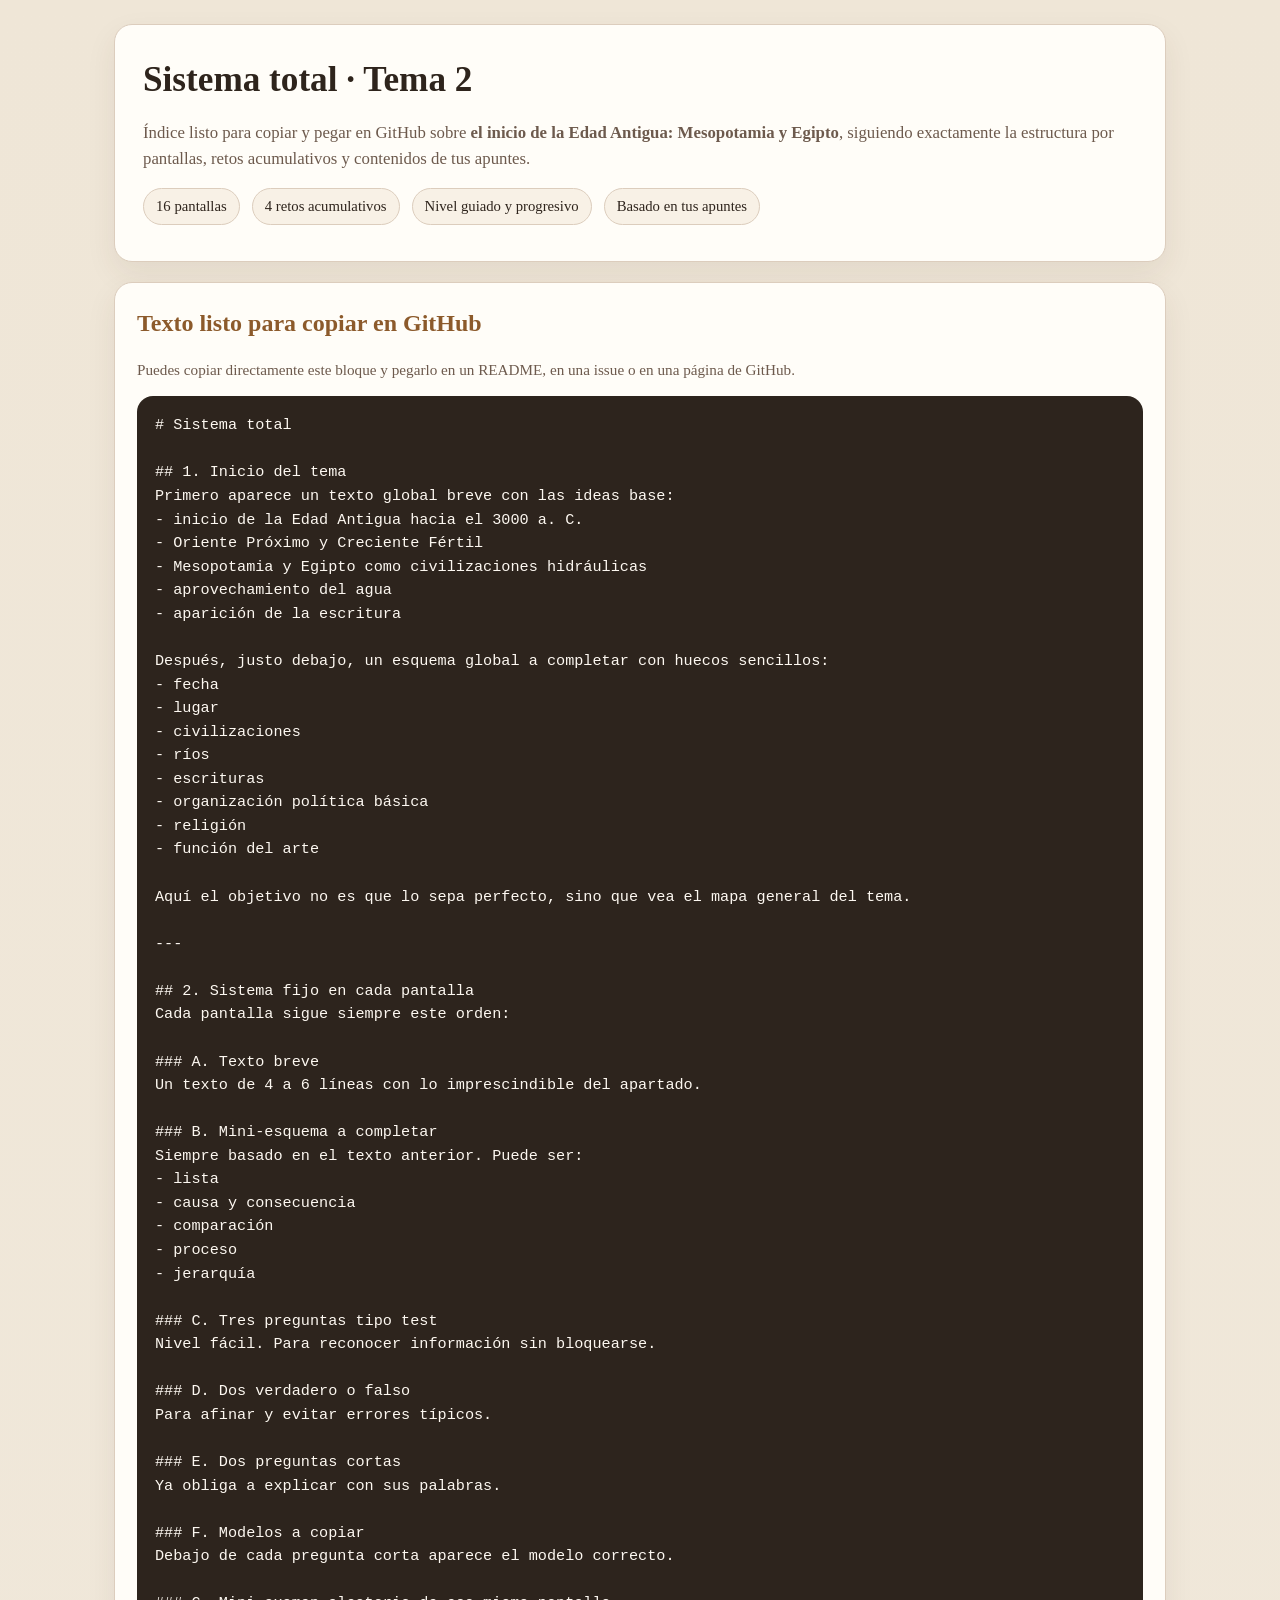
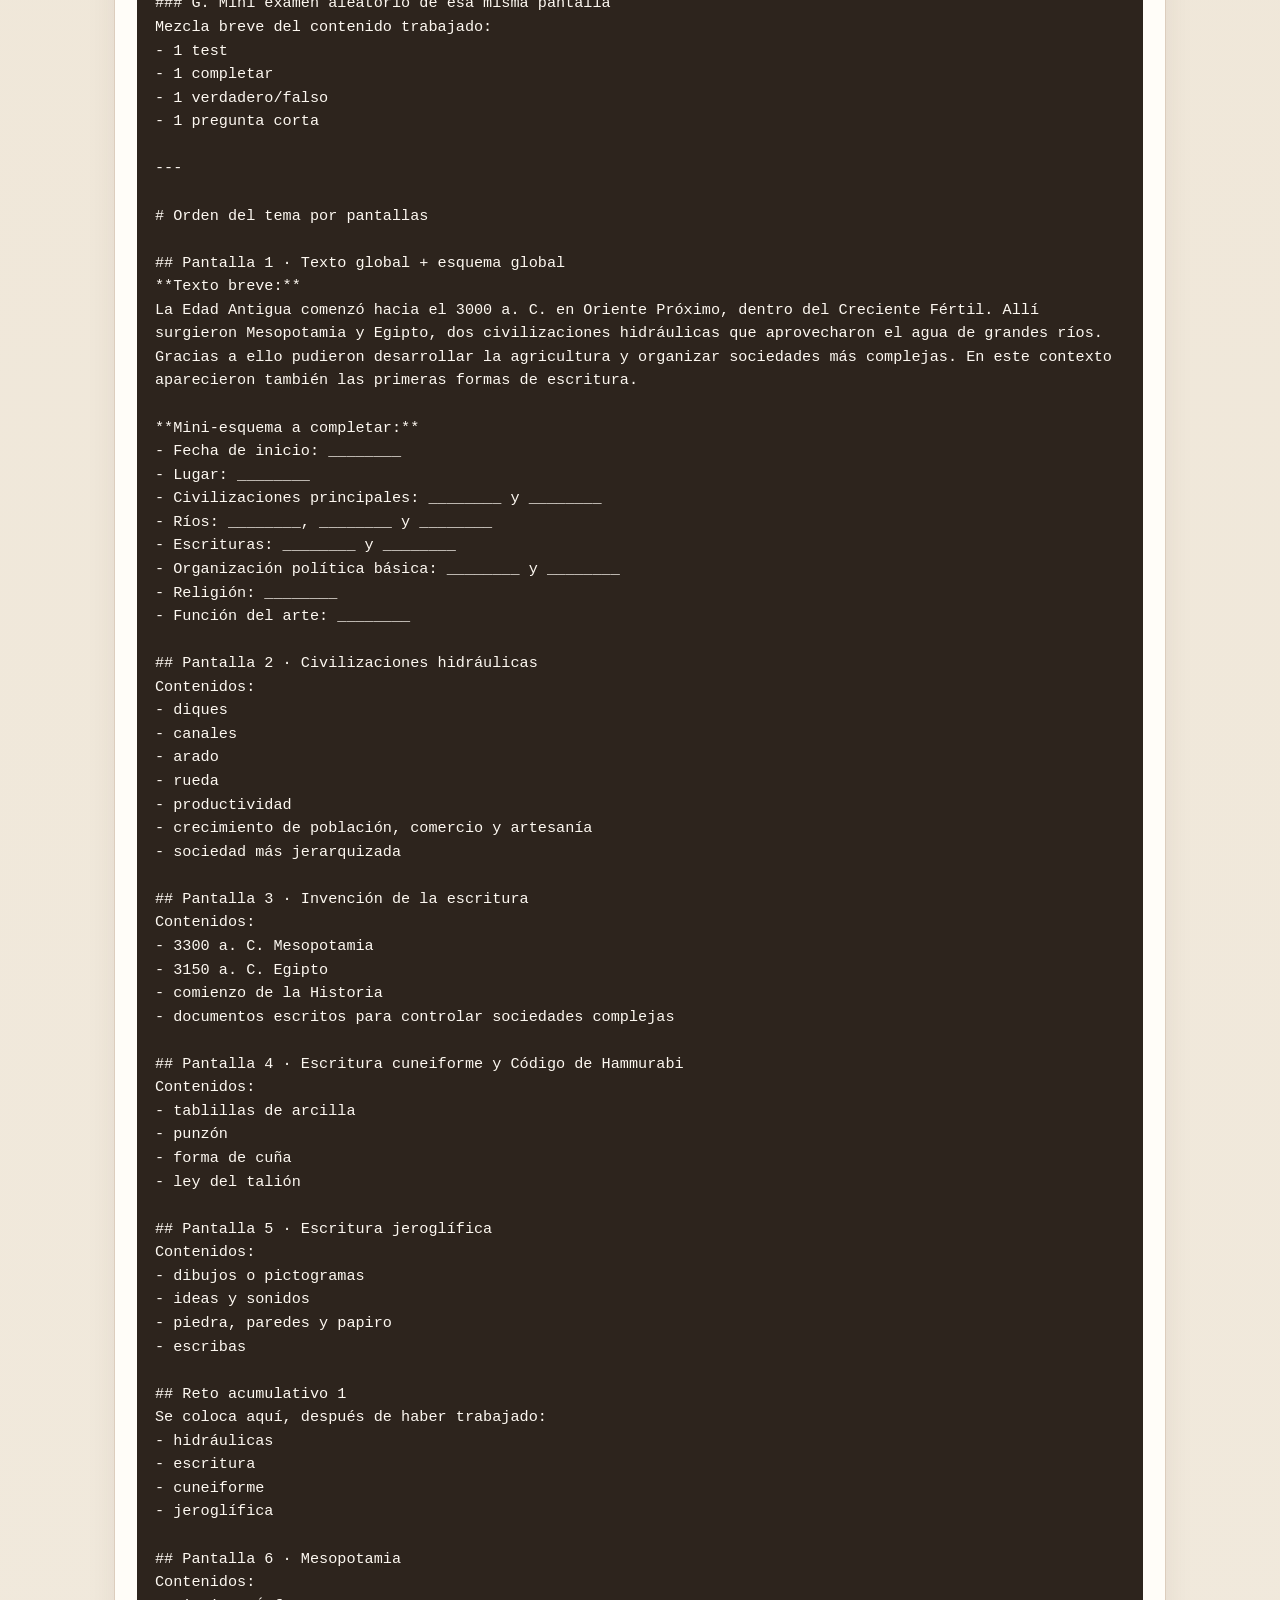
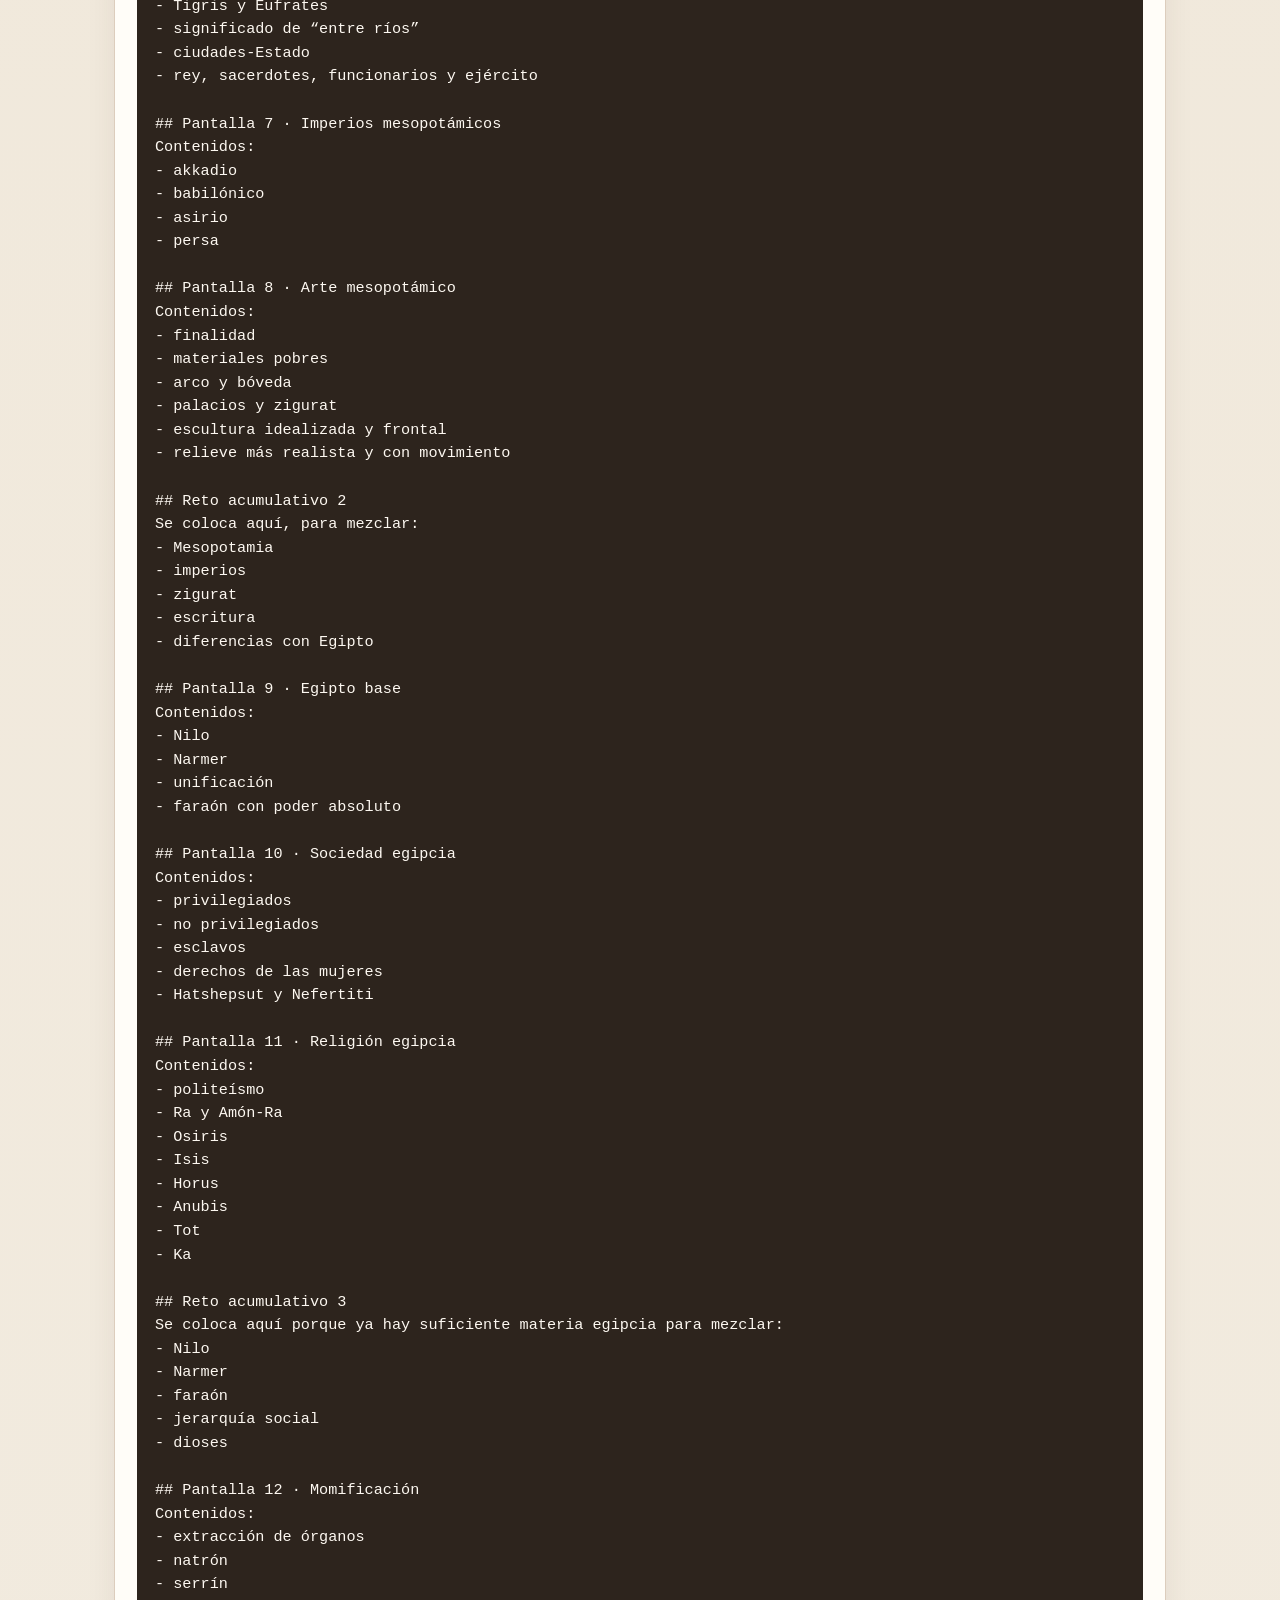
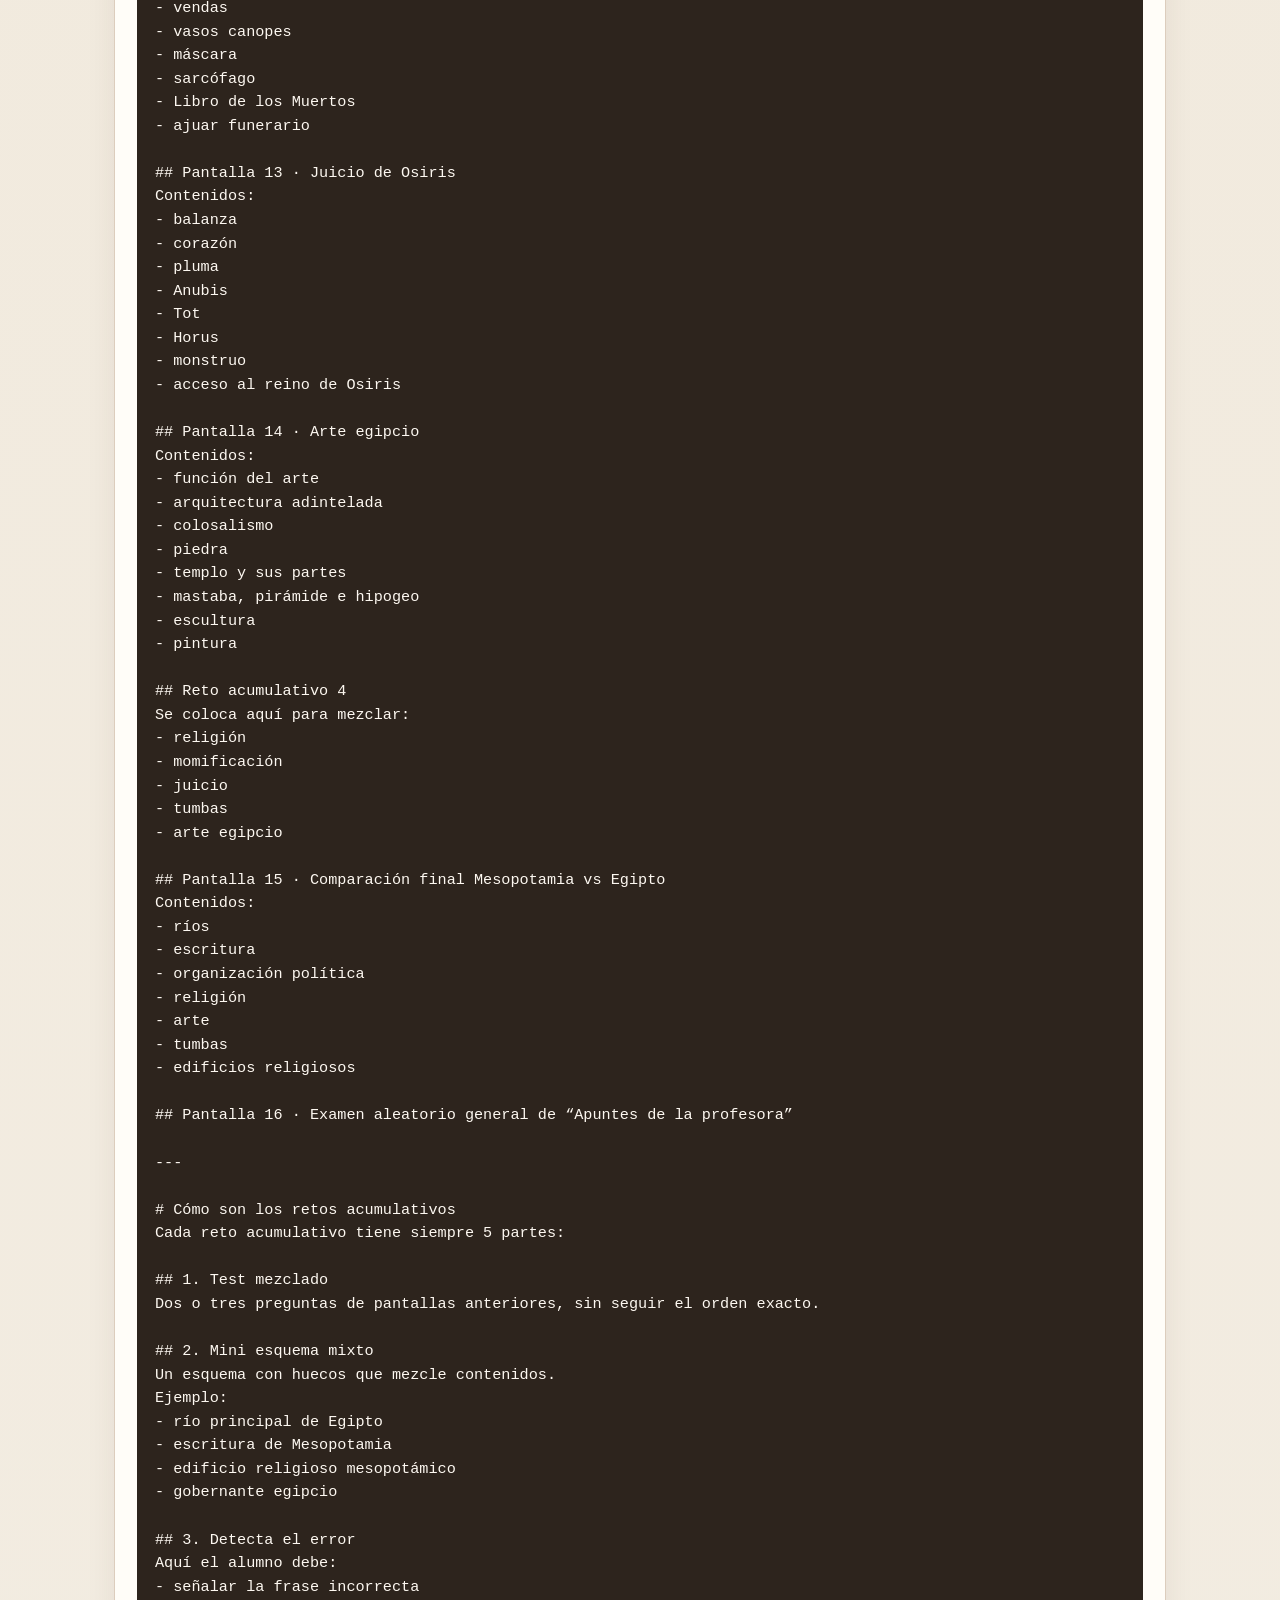
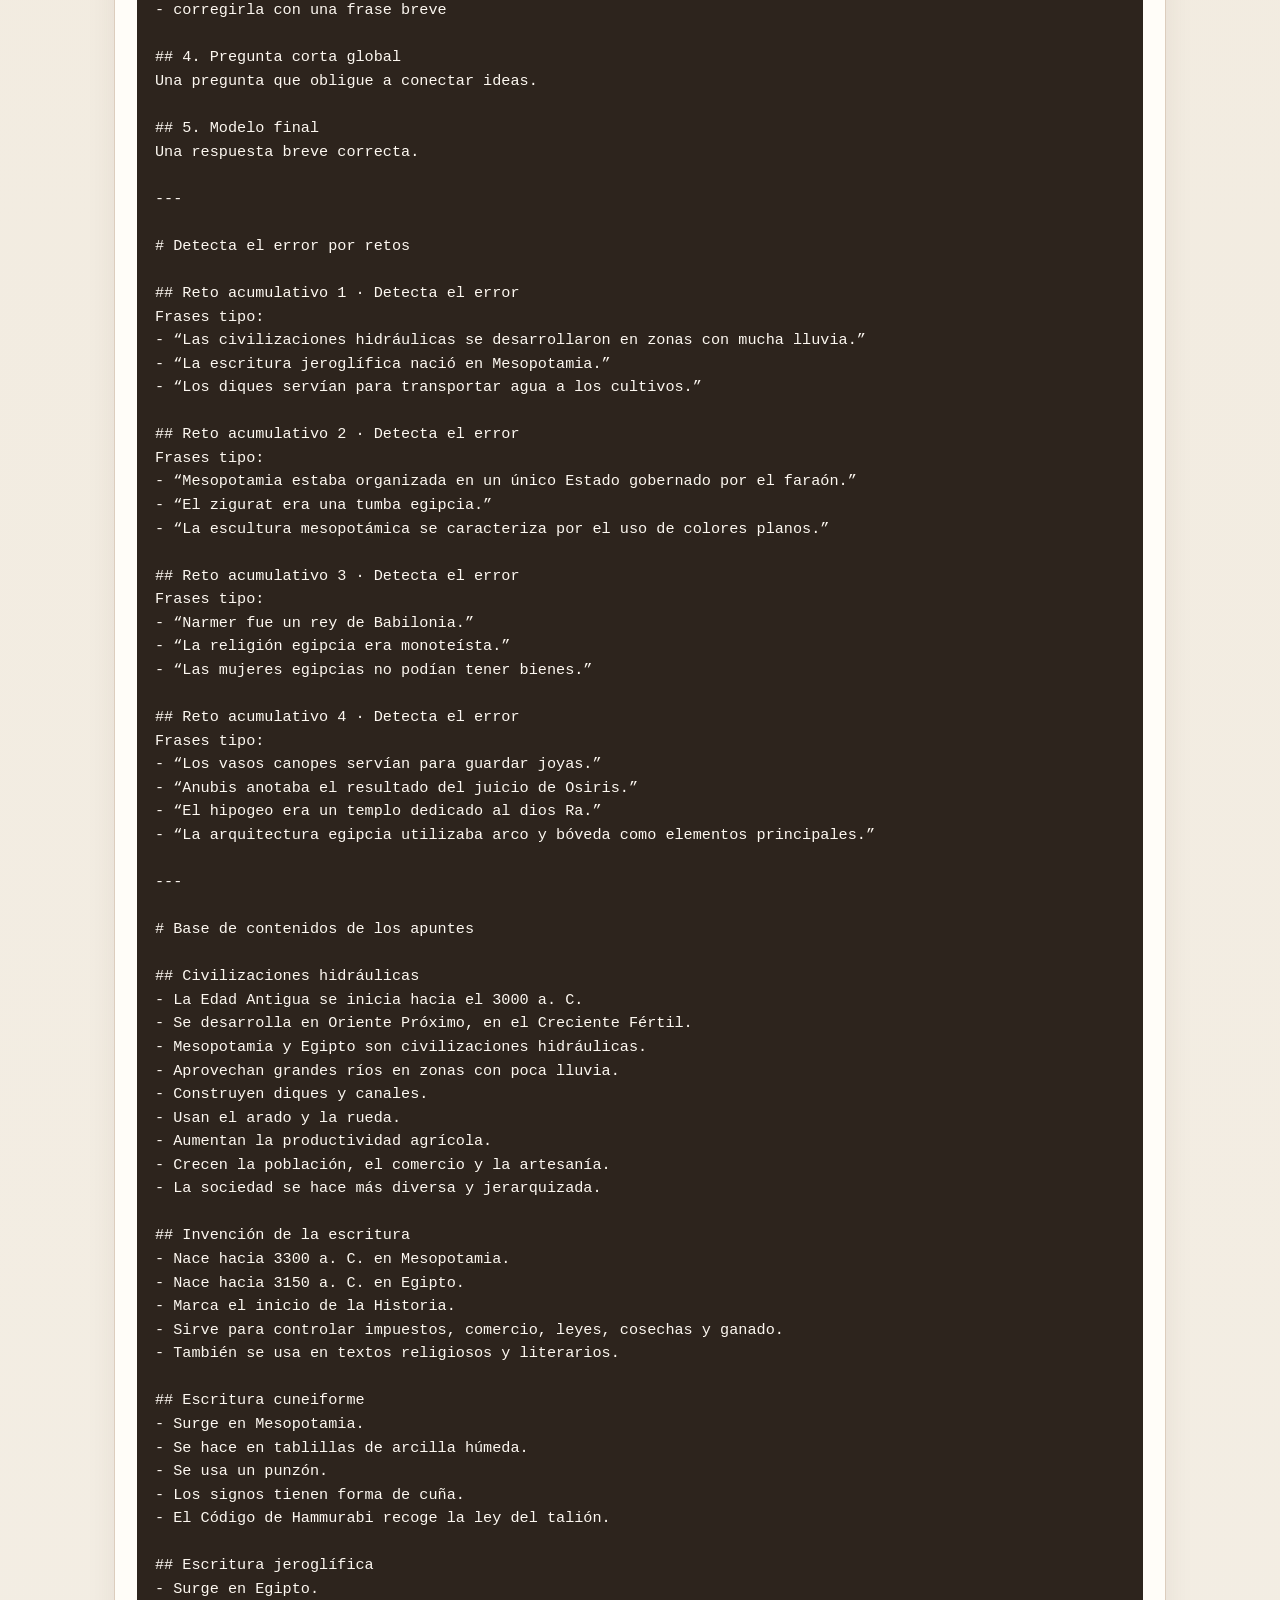
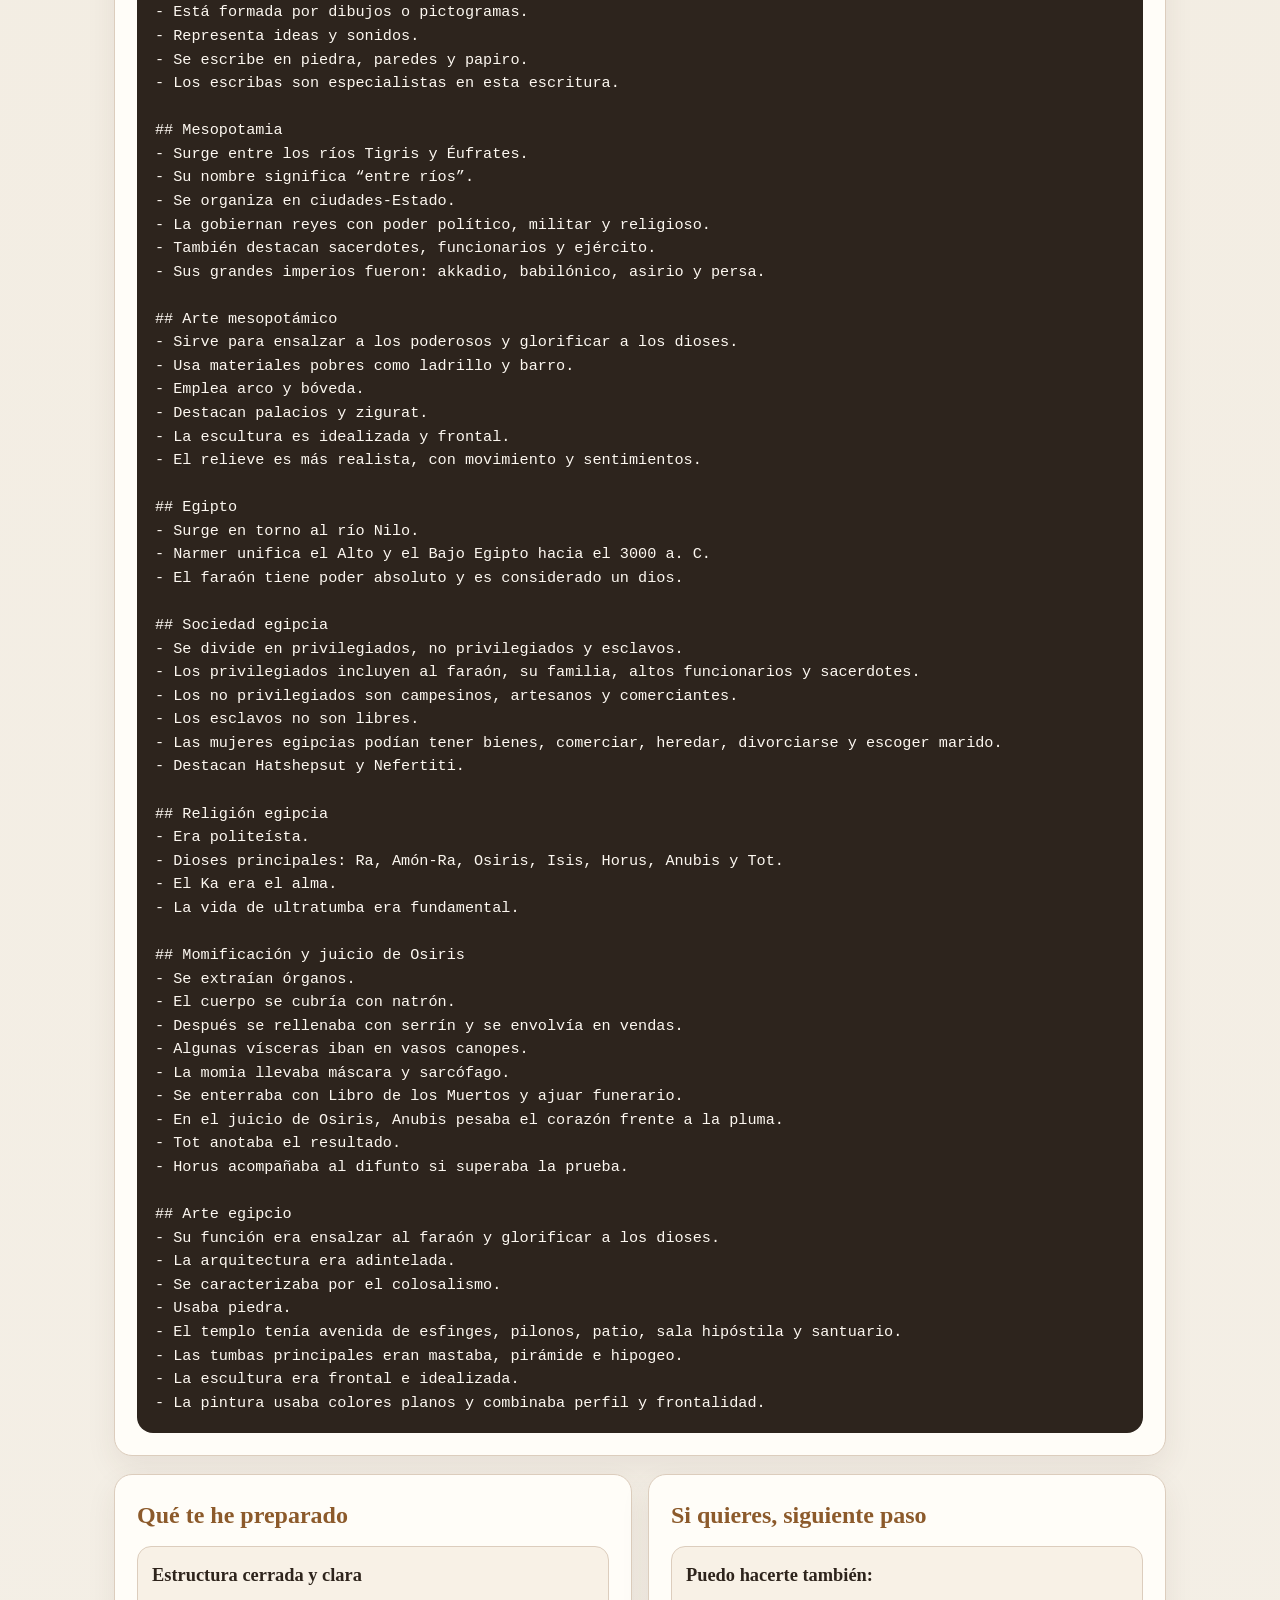
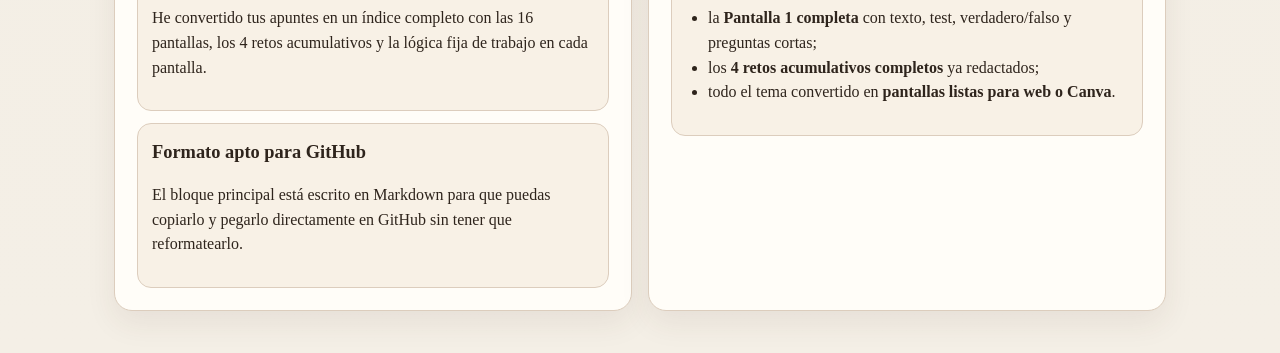
<file: index.html>
<!doctype html>
<html lang="es">
<head>
  <meta charset="utf-8" />
  <meta name="viewport" content="width=device-width, initial-scale=1" />
  <title>Sistema total · Tema 2</title>
  <style>
    :root{
      --bg:#f4efe6;
      --paper:#fffdf8;
      --ink:#2e241c;
      --muted:#6d5a4d;
      --line:#dccdbd;
      --accent:#8c5a2b;
      --soft:#f8f1e6;
    }
    *{box-sizing:border-box}
    body{
      margin:0;
      font-family: Georgia, "Times New Roman", serif;
      background:linear-gradient(180deg,#efe6d7 0%, var(--bg) 100%);
      color:var(--ink);
      line-height:1.55;
    }
    .wrap{max-width:1100px;margin:0 auto;padding:24px}
    .hero,.card{
      background:var(--paper);
      border:1px solid var(--line);
      border-radius:18px;
      box-shadow:0 12px 30px rgba(77,52,33,.08);
    }
    .hero{padding:28px;margin-bottom:20px}
    .card{padding:22px;margin-bottom:18px}
    h1,h2,h3{margin:0 0 12px}
    h1{font-size:2.2rem}
    h2{font-size:1.5rem;color:var(--accent)}
    h3{font-size:1.15rem}
    .lead{color:var(--muted);font-size:1.05rem;margin-top:10px}
    .tag{
      display:inline-block;padding:6px 12px;border-radius:999px;
      background:var(--soft);border:1px solid var(--line);font-size:.92rem;
      margin:0 8px 8px 0;
    }
    .grid{display:grid;grid-template-columns:repeat(auto-fit,minmax(300px,1fr));gap:16px}
    .block{background:var(--soft);border:1px solid var(--line);border-radius:14px;padding:14px;margin-top:12px}
    ul,ol{padding-left:22px}
    .copy{
      background:#2d241d;color:#fdf8f1;border-radius:16px;padding:18px;overflow:auto;
      white-space:pre-wrap;font-family:ui-monospace,SFMono-Regular,Menlo,monospace;font-size:.95rem;
    }
    .small{font-size:.95rem;color:var(--muted)}
  </style>
</head>
<body>
  <main class="wrap">
    <section class="hero">
      <h1>Sistema total · Tema 2</h1>
      <p class="lead">Índice listo para copiar y pegar en GitHub sobre <strong>el inicio de la Edad Antigua: Mesopotamia y Egipto</strong>, siguiendo exactamente la estructura por pantallas, retos acumulativos y contenidos de tus apuntes.</p>
      <div>
        <span class="tag">16 pantallas</span>
        <span class="tag">4 retos acumulativos</span>
        <span class="tag">Nivel guiado y progresivo</span>
        <span class="tag">Basado en tus apuntes</span>
      </div>
    </section>

    <section class="card">
      <h2>Texto listo para copiar en GitHub</h2>
      <p class="small">Puedes copiar directamente este bloque y pegarlo en un README, en una issue o en una página de GitHub.</p>
      <div class="copy"># Sistema total

## 1. Inicio del tema
Primero aparece un texto global breve con las ideas base:
- inicio de la Edad Antigua hacia el 3000 a. C.
- Oriente Próximo y Creciente Fértil
- Mesopotamia y Egipto como civilizaciones hidráulicas
- aprovechamiento del agua
- aparición de la escritura

Después, justo debajo, un esquema global a completar con huecos sencillos:
- fecha
- lugar
- civilizaciones
- ríos
- escrituras
- organización política básica
- religión
- función del arte

Aquí el objetivo no es que lo sepa perfecto, sino que vea el mapa general del tema.

---

## 2. Sistema fijo en cada pantalla
Cada pantalla sigue siempre este orden:

### A. Texto breve
Un texto de 4 a 6 líneas con lo imprescindible del apartado.

### B. Mini-esquema a completar
Siempre basado en el texto anterior. Puede ser:
- lista
- causa y consecuencia
- comparación
- proceso
- jerarquía

### C. Tres preguntas tipo test
Nivel fácil. Para reconocer información sin bloquearse.

### D. Dos verdadero o falso
Para afinar y evitar errores típicos.

### E. Dos preguntas cortas
Ya obliga a explicar con sus palabras.

### F. Modelos a copiar
Debajo de cada pregunta corta aparece el modelo correcto.

### G. Mini examen aleatorio de esa misma pantalla
Mezcla breve del contenido trabajado:
- 1 test
- 1 completar
- 1 verdadero/falso
- 1 pregunta corta

---

# Orden del tema por pantallas

## Pantalla 1 · Texto global + esquema global
**Texto breve:**
La Edad Antigua comenzó hacia el 3000 a. C. en Oriente Próximo, dentro del Creciente Fértil. Allí surgieron Mesopotamia y Egipto, dos civilizaciones hidráulicas que aprovecharon el agua de grandes ríos. Gracias a ello pudieron desarrollar la agricultura y organizar sociedades más complejas. En este contexto aparecieron también las primeras formas de escritura.

**Mini-esquema a completar:**
- Fecha de inicio: ________
- Lugar: ________
- Civilizaciones principales: ________ y ________
- Ríos: ________, ________ y ________
- Escrituras: ________ y ________
- Organización política básica: ________ y ________
- Religión: ________
- Función del arte: ________

## Pantalla 2 · Civilizaciones hidráulicas
Contenidos:
- diques
- canales
- arado
- rueda
- productividad
- crecimiento de población, comercio y artesanía
- sociedad más jerarquizada

## Pantalla 3 · Invención de la escritura
Contenidos:
- 3300 a. C. Mesopotamia
- 3150 a. C. Egipto
- comienzo de la Historia
- documentos escritos para controlar sociedades complejas

## Pantalla 4 · Escritura cuneiforme y Código de Hammurabi
Contenidos:
- tablillas de arcilla
- punzón
- forma de cuña
- ley del talión

## Pantalla 5 · Escritura jeroglífica
Contenidos:
- dibujos o pictogramas
- ideas y sonidos
- piedra, paredes y papiro
- escribas

## Reto acumulativo 1
Se coloca aquí, después de haber trabajado:
- hidráulicas
- escritura
- cuneiforme
- jeroglífica

## Pantalla 6 · Mesopotamia
Contenidos:
- Tigris y Éufrates
- significado de “entre ríos”
- ciudades-Estado
- rey, sacerdotes, funcionarios y ejército

## Pantalla 7 · Imperios mesopotámicos
Contenidos:
- akkadio
- babilónico
- asirio
- persa

## Pantalla 8 · Arte mesopotámico
Contenidos:
- finalidad
- materiales pobres
- arco y bóveda
- palacios y zigurat
- escultura idealizada y frontal
- relieve más realista y con movimiento

## Reto acumulativo 2
Se coloca aquí, para mezclar:
- Mesopotamia
- imperios
- zigurat
- escritura
- diferencias con Egipto

## Pantalla 9 · Egipto base
Contenidos:
- Nilo
- Narmer
- unificación
- faraón con poder absoluto

## Pantalla 10 · Sociedad egipcia
Contenidos:
- privilegiados
- no privilegiados
- esclavos
- derechos de las mujeres
- Hatshepsut y Nefertiti

## Pantalla 11 · Religión egipcia
Contenidos:
- politeísmo
- Ra y Amón-Ra
- Osiris
- Isis
- Horus
- Anubis
- Tot
- Ka

## Reto acumulativo 3
Se coloca aquí porque ya hay suficiente materia egipcia para mezclar:
- Nilo
- Narmer
- faraón
- jerarquía social
- dioses

## Pantalla 12 · Momificación
Contenidos:
- extracción de órganos
- natrón
- serrín
- vendas
- vasos canopes
- máscara
- sarcófago
- Libro de los Muertos
- ajuar funerario

## Pantalla 13 · Juicio de Osiris
Contenidos:
- balanza
- corazón
- pluma
- Anubis
- Tot
- Horus
- monstruo
- acceso al reino de Osiris

## Pantalla 14 · Arte egipcio
Contenidos:
- función del arte
- arquitectura adintelada
- colosalismo
- piedra
- templo y sus partes
- mastaba, pirámide e hipogeo
- escultura
- pintura

## Reto acumulativo 4
Se coloca aquí para mezclar:
- religión
- momificación
- juicio
- tumbas
- arte egipcio

## Pantalla 15 · Comparación final Mesopotamia vs Egipto
Contenidos:
- ríos
- escritura
- organización política
- religión
- arte
- tumbas
- edificios religiosos

## Pantalla 16 · Examen aleatorio general de “Apuntes de la profesora”

---

# Cómo son los retos acumulativos
Cada reto acumulativo tiene siempre 5 partes:

## 1. Test mezclado
Dos o tres preguntas de pantallas anteriores, sin seguir el orden exacto.

## 2. Mini esquema mixto
Un esquema con huecos que mezcle contenidos.
Ejemplo:
- río principal de Egipto
- escritura de Mesopotamia
- edificio religioso mesopotámico
- gobernante egipcio

## 3. Detecta el error
Aquí el alumno debe:
- señalar la frase incorrecta
- corregirla con una frase breve

## 4. Pregunta corta global
Una pregunta que obligue a conectar ideas.

## 5. Modelo final
Una respuesta breve correcta.

---

# Detecta el error por retos

## Reto acumulativo 1 · Detecta el error
Frases tipo:
- “Las civilizaciones hidráulicas se desarrollaron en zonas con mucha lluvia.”
- “La escritura jeroglífica nació en Mesopotamia.”
- “Los diques servían para transportar agua a los cultivos.”

## Reto acumulativo 2 · Detecta el error
Frases tipo:
- “Mesopotamia estaba organizada en un único Estado gobernado por el faraón.”
- “El zigurat era una tumba egipcia.”
- “La escultura mesopotámica se caracteriza por el uso de colores planos.”

## Reto acumulativo 3 · Detecta el error
Frases tipo:
- “Narmer fue un rey de Babilonia.”
- “La religión egipcia era monoteísta.”
- “Las mujeres egipcias no podían tener bienes.”

## Reto acumulativo 4 · Detecta el error
Frases tipo:
- “Los vasos canopes servían para guardar joyas.”
- “Anubis anotaba el resultado del juicio de Osiris.”
- “El hipogeo era un templo dedicado al dios Ra.”
- “La arquitectura egipcia utilizaba arco y bóveda como elementos principales.”

---

# Base de contenidos de los apuntes

## Civilizaciones hidráulicas
- La Edad Antigua se inicia hacia el 3000 a. C.
- Se desarrolla en Oriente Próximo, en el Creciente Fértil.
- Mesopotamia y Egipto son civilizaciones hidráulicas.
- Aprovechan grandes ríos en zonas con poca lluvia.
- Construyen diques y canales.
- Usan el arado y la rueda.
- Aumentan la productividad agrícola.
- Crecen la población, el comercio y la artesanía.
- La sociedad se hace más diversa y jerarquizada.

## Invención de la escritura
- Nace hacia 3300 a. C. en Mesopotamia.
- Nace hacia 3150 a. C. en Egipto.
- Marca el inicio de la Historia.
- Sirve para controlar impuestos, comercio, leyes, cosechas y ganado.
- También se usa en textos religiosos y literarios.

## Escritura cuneiforme
- Surge en Mesopotamia.
- Se hace en tablillas de arcilla húmeda.
- Se usa un punzón.
- Los signos tienen forma de cuña.
- El Código de Hammurabi recoge la ley del talión.

## Escritura jeroglífica
- Surge en Egipto.
- Está formada por dibujos o pictogramas.
- Representa ideas y sonidos.
- Se escribe en piedra, paredes y papiro.
- Los escribas son especialistas en esta escritura.

## Mesopotamia
- Surge entre los ríos Tigris y Éufrates.
- Su nombre significa “entre ríos”.
- Se organiza en ciudades-Estado.
- La gobiernan reyes con poder político, militar y religioso.
- También destacan sacerdotes, funcionarios y ejército.
- Sus grandes imperios fueron: akkadio, babilónico, asirio y persa.

## Arte mesopotámico
- Sirve para ensalzar a los poderosos y glorificar a los dioses.
- Usa materiales pobres como ladrillo y barro.
- Emplea arco y bóveda.
- Destacan palacios y zigurat.
- La escultura es idealizada y frontal.
- El relieve es más realista, con movimiento y sentimientos.

## Egipto
- Surge en torno al río Nilo.
- Narmer unifica el Alto y el Bajo Egipto hacia el 3000 a. C.
- El faraón tiene poder absoluto y es considerado un dios.

## Sociedad egipcia
- Se divide en privilegiados, no privilegiados y esclavos.
- Los privilegiados incluyen al faraón, su familia, altos funcionarios y sacerdotes.
- Los no privilegiados son campesinos, artesanos y comerciantes.
- Los esclavos no son libres.
- Las mujeres egipcias podían tener bienes, comerciar, heredar, divorciarse y escoger marido.
- Destacan Hatshepsut y Nefertiti.

## Religión egipcia
- Era politeísta.
- Dioses principales: Ra, Amón-Ra, Osiris, Isis, Horus, Anubis y Tot.
- El Ka era el alma.
- La vida de ultratumba era fundamental.

## Momificación y juicio de Osiris
- Se extraían órganos.
- El cuerpo se cubría con natrón.
- Después se rellenaba con serrín y se envolvía en vendas.
- Algunas vísceras iban en vasos canopes.
- La momia llevaba máscara y sarcófago.
- Se enterraba con Libro de los Muertos y ajuar funerario.
- En el juicio de Osiris, Anubis pesaba el corazón frente a la pluma.
- Tot anotaba el resultado.
- Horus acompañaba al difunto si superaba la prueba.

## Arte egipcio
- Su función era ensalzar al faraón y glorificar a los dioses.
- La arquitectura era adintelada.
- Se caracterizaba por el colosalismo.
- Usaba piedra.
- El templo tenía avenida de esfinges, pilonos, patio, sala hipóstila y santuario.
- Las tumbas principales eran mastaba, pirámide e hipogeo.
- La escultura era frontal e idealizada.
- La pintura usaba colores planos y combinaba perfil y frontalidad.</div>
    </section>

    <section class="grid">
      <article class="card">
        <h2>Qué te he preparado</h2>
        <div class="block">
          <h3>Estructura cerrada y clara</h3>
          <p>He convertido tus apuntes en un índice completo con las 16 pantallas, los 4 retos acumulativos y la lógica fija de trabajo en cada pantalla.</p>
        </div>
        <div class="block">
          <h3>Formato apto para GitHub</h3>
          <p>El bloque principal está escrito en Markdown para que puedas copiarlo y pegarlo directamente en GitHub sin tener que reformatearlo.</p>
        </div>
      </article>

      <article class="card">
        <h2>Si quieres, siguiente paso</h2>
        <div class="block">
          <h3>Puedo hacerte también:</h3>
          <ul>
            <li>la <strong>Pantalla 1 completa</strong> con texto, test, verdadero/falso y preguntas cortas;</li>
            <li>los <strong>4 retos acumulativos completos</strong> ya redactados;</li>
            <li>todo el tema convertido en <strong>pantallas listas para web o Canva</strong>.</li>
          </ul>
        </div>
      </article>
    </section>
  </main>
</body>
</html>
</file>
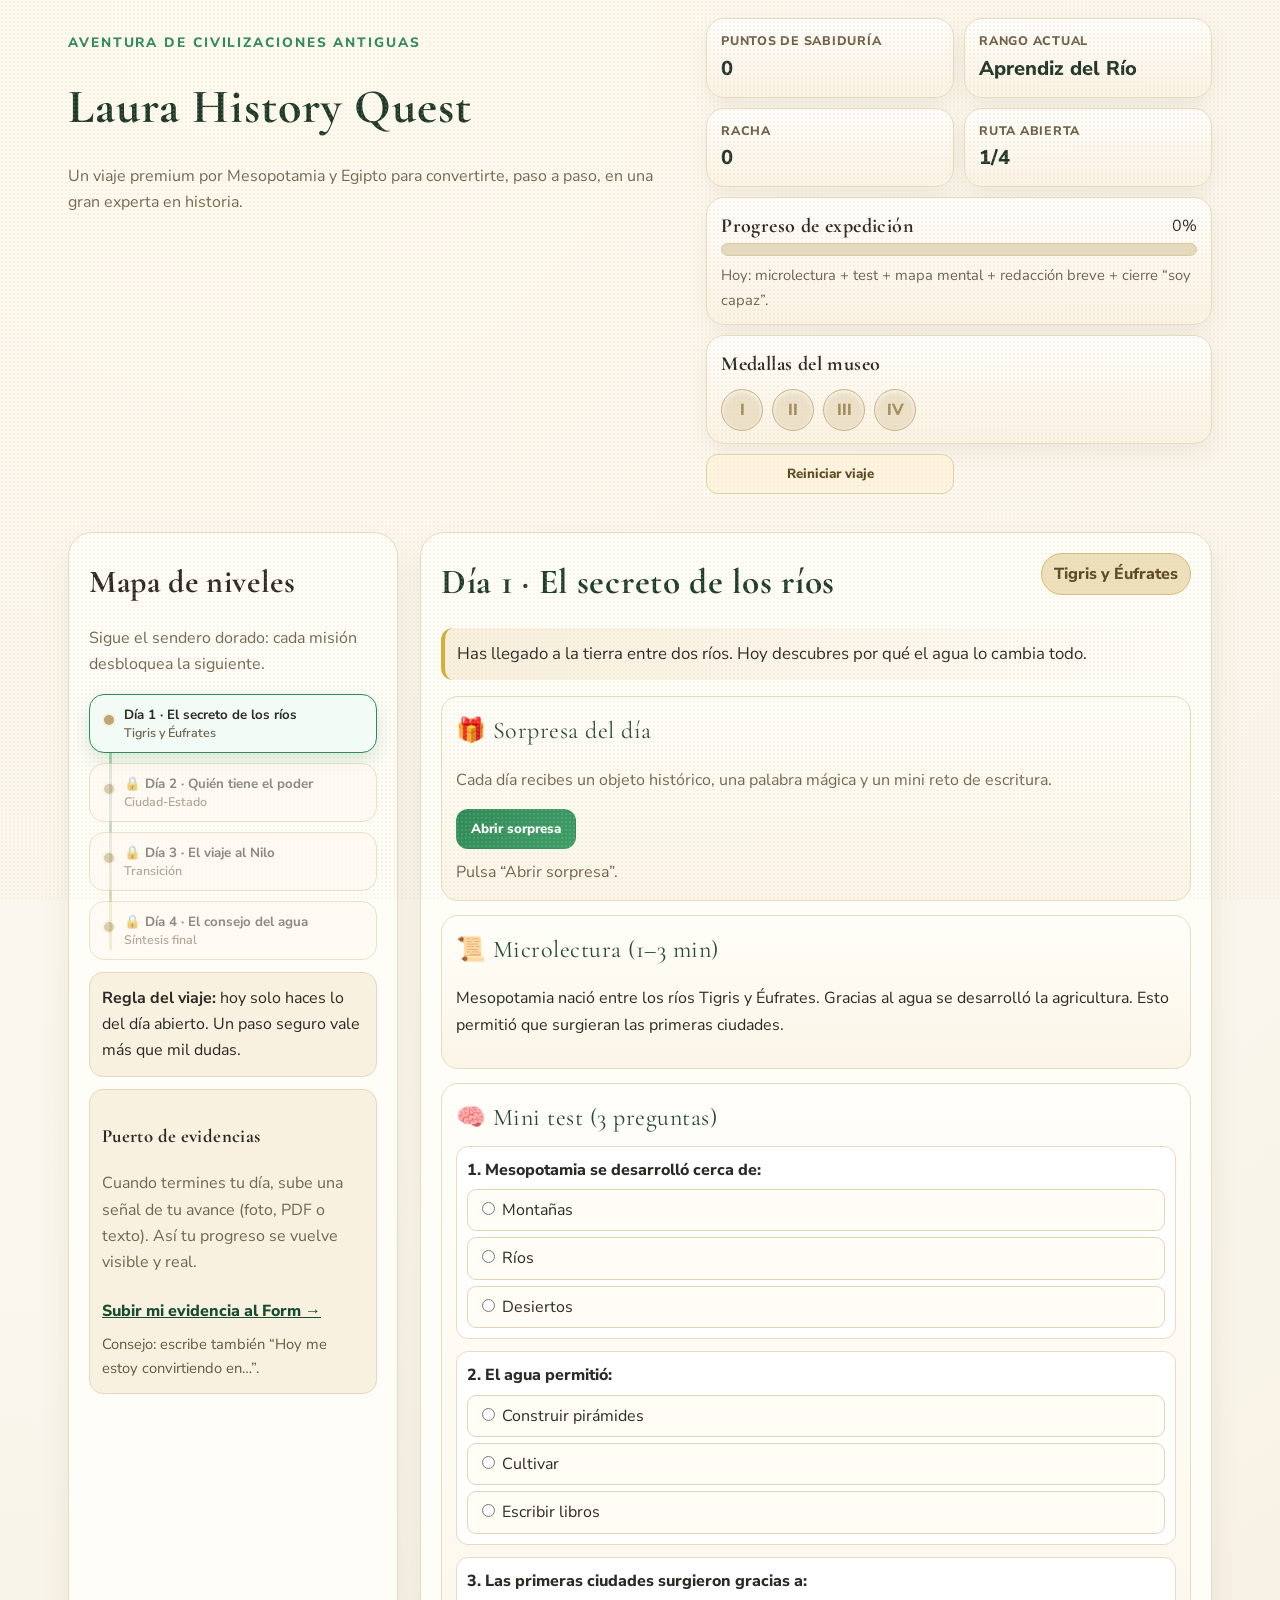
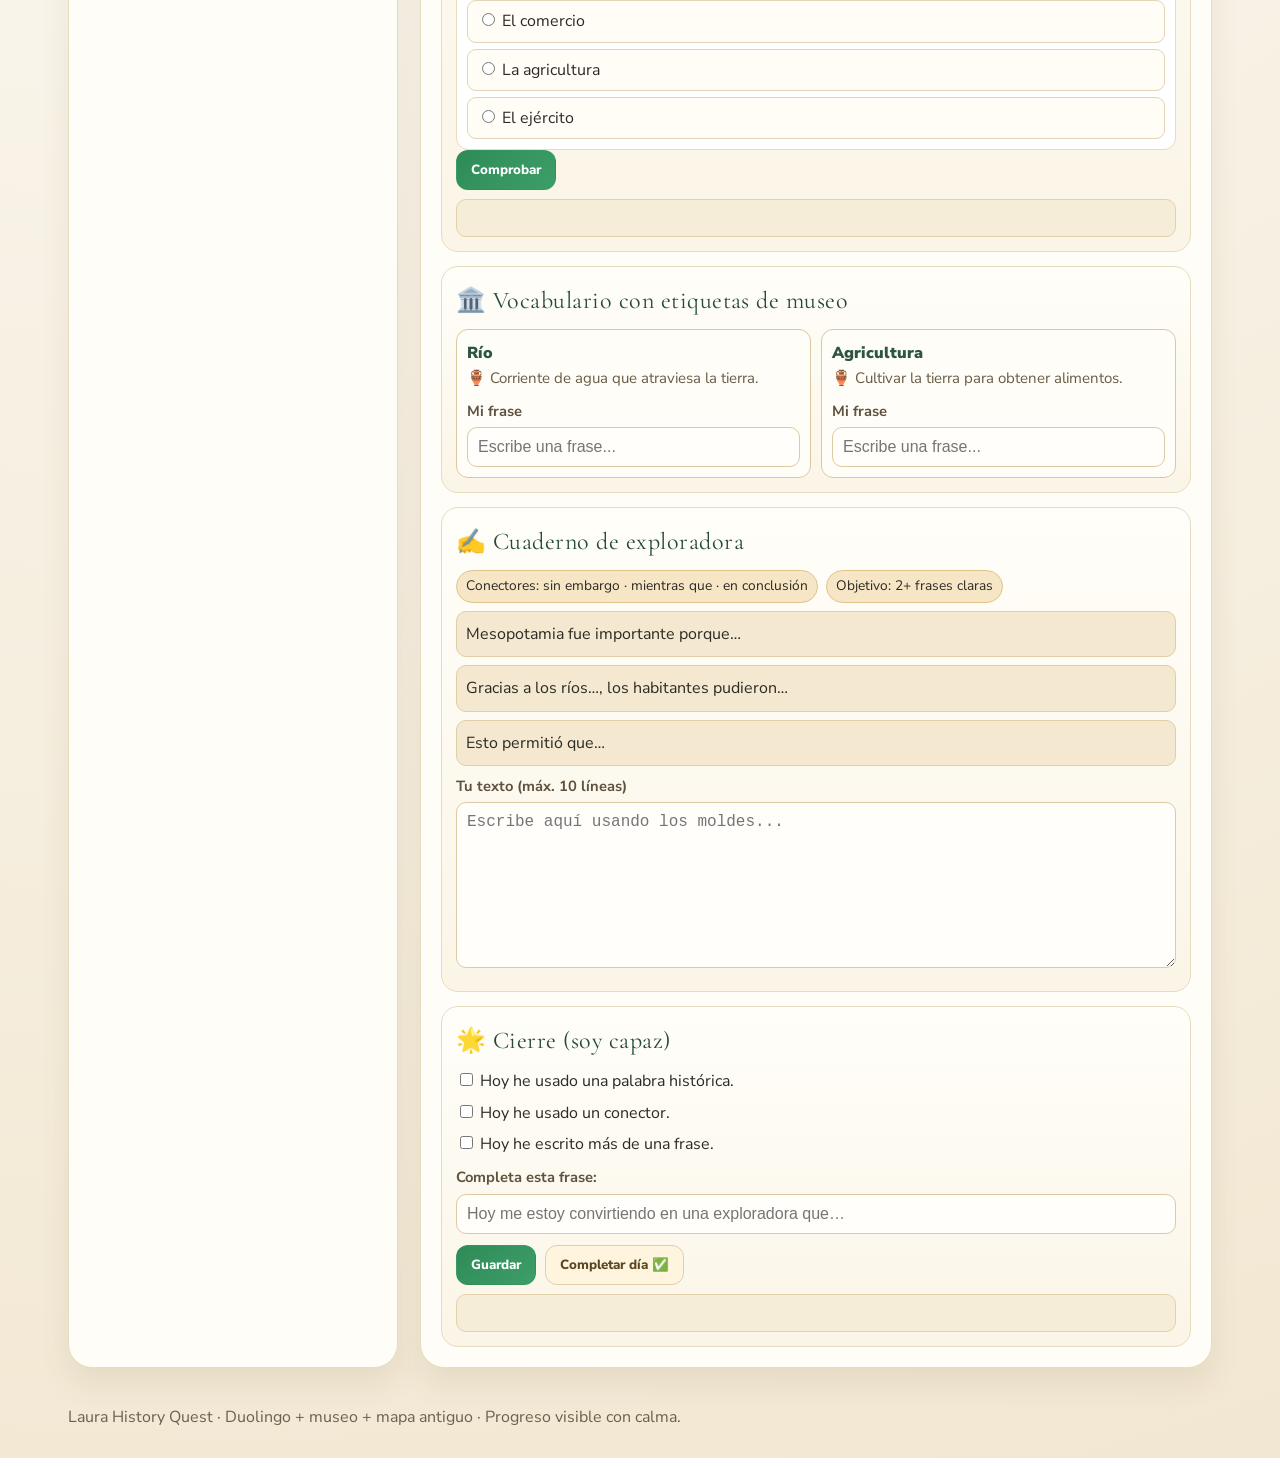
<file: laura/index.html>
<!doctype html>
<html lang="es">
<head>
  <meta charset="utf-8" />
  <meta name="viewport" content="width=device-width, initial-scale=1" />
  <title>Laura History Quest · Mesopotamia y Egipto</title>
  <link rel="stylesheet" href="styles.css" />
</head>
<body>
  <div class="parchment"></div>
  <header class="wrap heroHeader">
    <div class="heroIntro">
      <p class="eyebrow">Aventura de civilizaciones antiguas</p>
      <h1>Laura History Quest</h1>
      <p class="sub">Un viaje premium por Mesopotamia y Egipto para convertirte, paso a paso, en una gran experta en historia.</p>
    </div>

    <div class="dashboard">
      <div class="statCard">
        <span class="statLabel">Puntos de sabiduría</span>
        <span class="statValue" id="totalPoints">0</span>
      </div>
      <div class="statCard">
        <span class="statLabel">Rango actual</span>
        <span class="statValue" id="rankName">Aprendiz del Río</span>
      </div>
      <div class="statCard">
        <span class="statLabel">Racha</span>
        <span class="statValue" id="streak">0</span>
      </div>
      <div class="statCard">
        <span class="statLabel">Ruta abierta</span>
        <span class="statValue" id="unlockedCount">1/4</span>
      </div>

      <div class="progressBlock glass">
        <div class="progressTitleRow">
          <h3>Progreso de expedición</h3>
          <span id="progressPct">0%</span>
        </div>
        <div class="progressBar"><div class="progressFill" id="progressFill" style="width:0%"></div></div>
        <p class="miniNote" id="progressNote"></p>
      </div>

      <div class="medalPreview glass">
        <h3>Medallas del museo</h3>
        <div class="medalRow">
          <span class="medal" data-day="1">I</span>
          <span class="medal" data-day="2">II</span>
          <span class="medal" data-day="3">III</span>
          <span class="medal" data-day="4">IV</span>
        </div>
      </div>

      <button class="ghost" id="resetBtn" title="Reiniciar progreso">Reiniciar viaje</button>
    </div>
  </header>

  <main class="wrap grid">
    <aside class="card levelMap">
      <h2>Mapa de niveles</h2>
      <p class="sub">Sigue el sendero dorado: cada misión desbloquea la siguiente.</p>
      <ol class="missions" id="missionList"></ol>

      <div class="hint">
        <strong>Regla del viaje:</strong> hoy solo haces lo del día abierto. Un paso seguro vale más que mil dudas.
      </div>

      <div class="evidence cardInner">
        <h3>Puerto de evidencias</h3>
        <p class="sub">Cuando termines tu día, sube una señal de tu avance (foto, PDF o texto). Así tu progreso se vuelve visible y real.</p>
        <a class="primaryLink" id="formLink" href="#" target="_blank" rel="noreferrer">Subir mi evidencia al Form →</a>
        <div class="microTip">Consejo: escribe también “Hoy me estoy convirtiendo en…”.</div>
      </div>
    </aside>

    <section class="card missionCard" id="missionPanel" aria-live="polite">
      <div class="panelTop">
        <h2 id="missionTitle">Día 1</h2>
        <div class="badge" id="missionBadge">—</div>
      </div>

      <p class="narrative" id="missionNarrative"></p>

      <div class="block">
        <div class="blockTitle">🎁 Sorpresa del día</div>
        <p class="sub">Cada día recibes un objeto histórico, una palabra mágica y un mini reto de escritura.</p>
        <button class="primary" id="surpriseBtn">Abrir sorpresa</button>
        <div class="surpriseBox" id="surpriseBox" style="margin-top:10px;"></div>
      </div>

      <div class="block">
        <div class="blockTitle">📜 Microlectura (1–3 min)</div>
        <p class="microtext" id="microtext"></p>
      </div>

      <div class="block">
        <div class="blockTitle">🧠 Mini test (3 preguntas)</div>
        <form id="quizForm" class="quiz"></form>
        <button class="primary" id="checkQuizBtn">Comprobar</button>
        <div class="feedback" id="quizFeedback"></div>
      </div>

      <div class="block">
        <div class="blockTitle">🏛️ Vocabulario con etiquetas de museo</div>
        <div class="vocabGrid" id="vocabGrid"></div>
      </div>

      <div class="block">
        <div class="blockTitle">✍️ Cuaderno de exploradora</div>
        <div class="helperPanel">
          <span class="chip">Conectores: sin embargo · mientras que · en conclusión</span>
          <span class="chip">Objetivo: 2+ frases claras</span>
        </div>
        <div class="molds" id="molds"></div>
        <label class="label" for="writing">Tu texto (máx. 10 líneas)</label>
        <textarea id="writing" rows="8" placeholder="Escribe aquí usando los moldes..."></textarea>
      </div>

      <div class="block">
        <div class="blockTitle">🌟 Cierre (soy capaz)</div>
        <div class="checklist">
          <label><input type="checkbox" id="chkWord"> Hoy he usado una palabra histórica.</label>
          <label><input type="checkbox" id="chkConnector"> Hoy he usado un conector.</label>
          <label><input type="checkbox" id="chkMoreThanOne"> Hoy he escrito más de una frase.</label>
        </div>

        <label class="label" for="identityLine">Completa esta frase:</label>
        <input id="identityLine" type="text" placeholder="Hoy me estoy convirtiendo en una exploradora que…" />

        <div class="actions">
          <button class="primary" id="saveBtn">Guardar</button>
          <button class="ghost" id="markDoneBtn">Completar día ✅</button>
        </div>

        <div class="saved" id="savedMsg"></div>
      </div>

      <div class="block" id="finalRitual" style="display:none;">
        <div class="blockTitle">👑 Ritual final (Día 4)</div>
        <p class="sub">Has llegado al Nilo. Este cierre no es examen: es coronación de tu progreso.</p>
        <div class="mold">1) Lee tu texto en voz alta.<br/>2) Repite 2 palabras históricas en una frase.<br/>3) Escribe tu declaración final.</div>
        <label class="label" for="finalDeclaration">Declaración final:</label>
        <input id="finalDeclaration" type="text" placeholder="Soy capaz de… porque…" />
        <button class="primary" id="sealBtn">Sellar mi Ruta del Agua 🦋</button>
        <div class="saved" id="sealMsg"></div>
      </div>
    </section>
  </main>

  <div id="toast" class="toast" aria-live="polite"></div>

  <footer class="wrap footer">
    <span>Laura History Quest · Duolingo + museo + mapa antiguo · Progreso visible con calma.</span>
  </footer>

  <script src="script.js"></script>
</body>
</html>
</file>
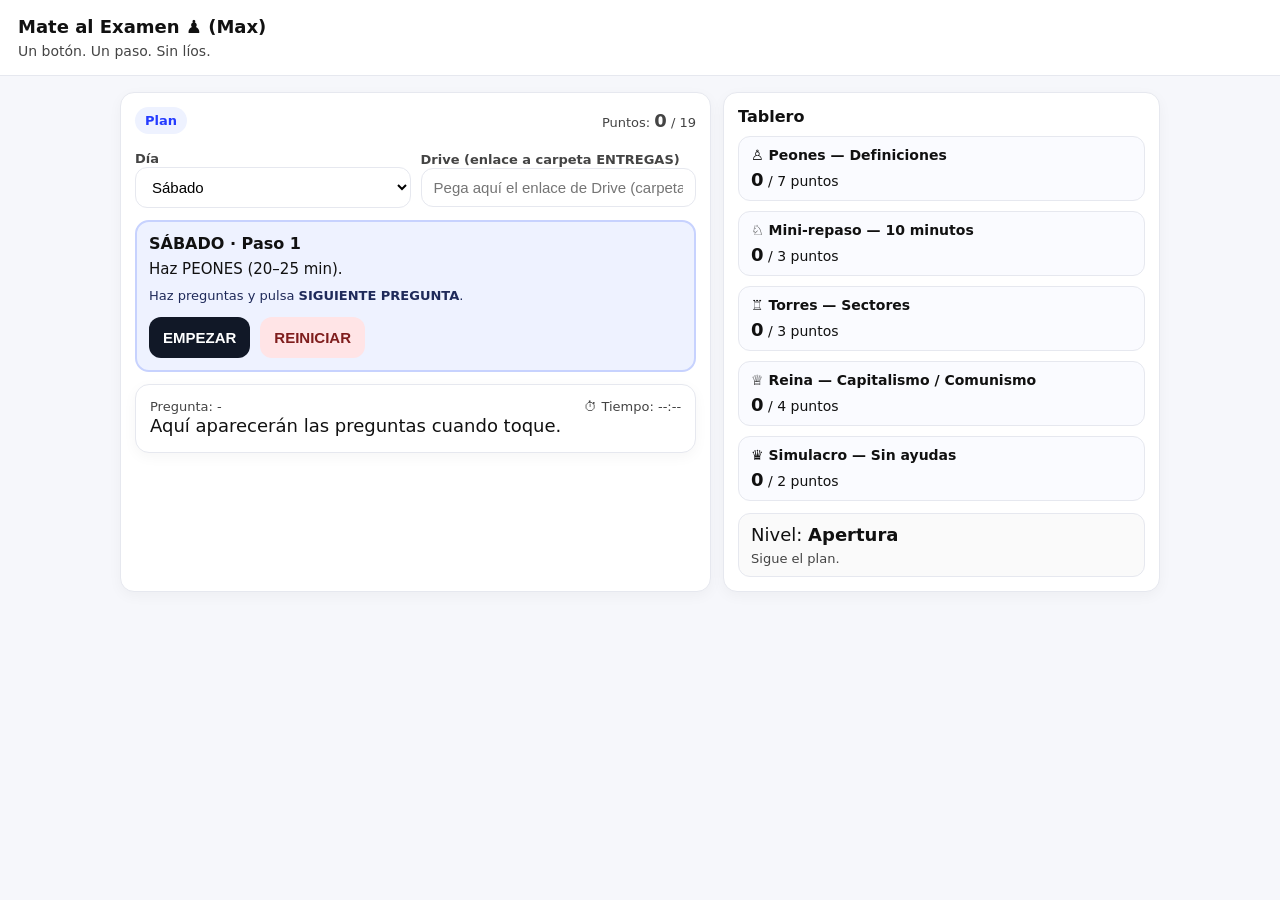
<file: MAXindex.html>
<!doctype html>
<html lang="es">
<head>
  <meta charset="utf-8" />
  <meta name="viewport" content="width=device-width,initial-scale=1" />
  <title>Mate al Examen ♟️ (Max)</title>
  <style>
    :root{font-size:18px}
    body{font-family:system-ui,-apple-system,Segoe UI,Roboto,Arial,sans-serif;margin:0;background:#f6f7fb;color:#111}
    header{background:#fff;padding:16px 18px;border-bottom:1px solid #e6e8ef;position:sticky;top:0;z-index:5}
    h1{font-size:18px;margin:0 0 6px 0}
    .sub{font-size:14px;color:#444;margin:0}
    main{max-width:1040px;margin:0 auto;padding:16px}
    .row{display:grid;grid-template-columns:1fr;gap:12px}
    .card{background:#fff;border:1px solid #e6e8ef;border-radius:14px;padding:14px;box-shadow:0 4px 14px rgba(0,0,0,.04)}
    .meta{font-size:13px;color:#444}
    .pill{display:inline-block;padding:6px 10px;border-radius:999px;background:#eef2ff;color:#243bff;font-weight:900;font-size:13px}
    .big{font-size:18px;font-weight:900}
    .controls{display:flex;gap:10px;flex-wrap:wrap;align-items:center}
    button{border:0;border-radius:12px;padding:12px 14px;cursor:pointer;font-weight:900;font-size:15px}
    button:disabled{opacity:.45;cursor:not-allowed}
    .btnPrimary{background:#111827;color:#fff}
    .btnGhost{background:#eef2ff;color:#1f2a5a}
    .btnDanger{background:#ffe4e6;color:#7f1d1d}
    select,input[type="url"],textarea{
      width:100%;padding:10px 12px;border-radius:12px;border:1px solid #e6e8ef;font-size:15px;
      background:#fff;box-sizing:border-box
    }
    textarea{min-height:84px;resize:vertical}

    .board{display:grid;grid-template-columns:1fr;gap:10px}
    .piece{border:1px solid #e6e8ef;border-radius:12px;padding:10px 12px;background:#fafbff}
    .piece h3{margin:0;font-size:14px}
    .piece p{margin:6px 0 0 0;font-size:14px}

    .qTop{display:flex;justify-content:space-between;align-items:center;gap:8px;flex-wrap:wrap}
    .qTitle{font-size:16px;font-weight:900;margin:10px 0 8px 0}
    .qText{margin:0 0 10px 0;line-height:1.35}
    .choices{display:grid;gap:10px}
    .choice{
      border:2px solid #e6e8ef;border-radius:12px;padding:10px 12px;background:#fff;
      display:flex;gap:10px;align-items:flex-start;cursor:pointer
    }
    .choice input{margin-top:4px;transform:scale(1.2)}
    .choice strong{font-size:14px}
    .choice span{font-size:15px}
    .choice.correct{border-color:#16a34a;background:#ecfdf5}
    .choice.wrong{border-color:#dc2626;background:#fef2f2}

    .feedback{margin-top:10px;padding:10px 12px;border-radius:12px;border:1px solid #e6e8ef;background:#fafafa}
    .feedback .ok{color:#166534;font-weight:900}
    .feedback .no{color:#7f1d1d;font-weight:900}
    .hidden{display:none}

    .stepBox{border:2px solid #c7d2fe;background:#eef2ff;border-radius:14px;padding:12px}
    .stepTitle{font-weight:900;font-size:16px;margin:0 0 6px 0}
    .stepLine{margin:0;font-size:15px;line-height:1.35}
    .stepHint{margin:8px 0 0 0;font-size:13px;color:#1f2a5a;line-height:1.35}

    .writeBox{border:2px solid #e6e8ef;border-radius:12px;padding:12px;background:#fff}
    .badge{display:inline-block;padding:2px 8px;border-radius:999px;border:1px solid #e6e8ef;font-size:12px;margin-right:6px;margin-top:6px}
    .badge.ok{border-color:#16a34a;background:#ecfdf5}
    .badge.no{border-color:#dc2626;background:#fef2f2}

    .bannerDone{border:2px solid #16a34a;background:#ecfdf5;border-radius:14px;padding:12px;margin-top:12px}
    .bannerDone .t{font-weight:1000;font-size:18px;margin:0 0 6px 0}
    .bannerDone .p{margin:0;font-size:15px}
    .bannerDone .next{margin-top:10px;font-size:15px;font-weight:900}

    @media (min-width:980px){.row{grid-template-columns:1.15fr .85fr}}
  </style>
</head>

<body>
<header>
  <h1>Mate al Examen ♟️ (Max)</h1>
  <p class="sub">Un botón. Un paso. Sin líos.</p>
</header>

<main>
  <div class="row">
    <!-- IZQ -->
    <section class="card">
      <div class="qTop">
        <span class="pill" id="modePill">Plan</span>
        <span class="meta">Puntos: <span class="big" id="points">0</span> / <span id="pointsMax">0</span></span>
      </div>

      <div class="controls" style="margin-top:12px;">
        <div style="flex:1;min-width:230px;">
          <label class="meta"><strong>Día</strong></label>
          <select id="daySelect">
            <option value="sat">Sábado</option>
            <option value="sun">Domingo</option>
            <option value="mon">Lunes</option>
            <option value="tue">Martes</option>
          </select>
        </div>
        <div style="flex:1;min-width:230px;">
          <label class="meta"><strong>Drive (enlace a carpeta ENTREGAS)</strong></label>
          <input id="driveLink" type="url" placeholder="Pega aquí el enlace de Drive (carpeta ENTREGAS)" />
        </div>
      </div>

      <div class="stepBox" style="margin-top:12px;">
        <p class="stepTitle" id="stepTitle">Pulsa EMPEZAR</p>
        <p class="stepLine" id="stepLine">Hoy haremos una parte del examen.</p>
        <p class="stepHint" id="stepHint">Regla: usa EMPEZAR y SIGUIENTE PREGUNTA.</p>

        <div class="controls" style="margin-top:12px;">
          <button class="btnPrimary" id="mainBtn">EMPEZAR</button>
          <button class="btnGhost hidden" id="openDriveBtn">ABRIR DRIVE</button>
          <button class="btnDanger" id="resetBtn">REINICIAR</button>
        </div>
      </div>

      <section class="card" style="margin-top:12px;">
        <div class="qTop">
          <div class="meta" id="qMeta">Pregunta: -</div>
          <div class="meta">⏱ Tiempo: <span id="timer">--:--</span></div>
        </div>

        <div id="quizArea" class="hidden">
          <div class="qTitle" id="qTitle"></div>
          <p class="qText" id="qText"></p>

          <div class="choices hidden" id="choices"></div>

          <div class="writeBox hidden" id="writeArea">
            <label class="meta"><strong>Escribe 1 línea</strong> (máx. 12–14 palabras)</label>
            <textarea id="writeInput" placeholder="Ejemplo: La agricultura es el trabajo de la tierra para obtener alimentos."></textarea>
            <div class="controls" style="margin-top:10px;">
              <button class="btnPrimary" id="checkWriteBtn">COMPROBAR</button>
              <button class="btnGhost" id="showModelBtn">VER MODELO</button>
            </div>
            <div class="meta" style="margin-top:8px;">Plantilla: <strong>“X es…” + “para…”</strong> + punto.</div>
          </div>

          <div class="feedback hidden" id="feedbackBox">
            <div id="feedbackMain"></div>
            <div class="meta" id="feedbackTip" style="margin-top:6px;"></div>
            <div class="meta" id="keywordBox" style="margin-top:8px;"></div>
          </div>

          <div class="controls" style="margin-top:12px;">
            <button class="btnGhost" id="nextBtn" disabled>SIGUIENTE PREGUNTA</button>
          </div>

          <div class="bannerDone hidden" id="doneBanner">
            <p class="t" id="doneTitle">✅ Hecho</p>
            <p class="p" id="doneText">Ahora toca el siguiente paso.</p>
            <p class="next">👉 PULSA <strong>CONTINUAR</strong> arriba.</p>
          </div>
        </div>

        <div id="idleArea">
          <p style="margin:0;line-height:1.35;">Aquí aparecerán las preguntas cuando toque.</p>
        </div>
      </section>
    </section>

    <!-- DER -->
    <section class="card">
      <h2 style="margin:0 0 10px 0;font-size:16px;">Tablero</h2>
      <div class="board" id="board"></div>
      <div class="feedback" style="margin-top:12px;">
        Nivel: <strong id="levelText">Apertura</strong>
        <div class="meta" id="levelHint" style="margin-top:6px;"></div>
      </div>
    </section>
  </div>
</main>

<script>
/* =======================
   PREGUNTAS (claras)
   ======================= */
const QUESTION_BANK = [
  { id:"peones", title:"♙ Peones — Definiciones", pointsPerQuestion:1, timeLimitSeconds: 7*60,
    questions:[
      { type:"mc", title:"Empresa", text:"¿Qué es una <strong>empresa</strong>?",
        explanation:"Empresa = grupo organizado que produce o vende bienes/servicios.",
        choices:[
          {label:"A", text:"Grupo organizado que produce o vende bienes/servicios.", correct:true},
          {label:"B", text:"Solo un supermercado.", correct:false},
          {label:"C", text:"Una ley del Estado.", correct:false},
        ]},
      { type:"mc", title:"Demanda", text:"La <strong>demanda</strong> es…",
        explanation:"Demanda = lo que la gente quiere y puede comprar.",
        choices:[
          {label:"A", text:"Lo que la gente quiere y puede comprar.", correct:true},
          {label:"B", text:"Lo que hay para vender.", correct:false},
          {label:"C", text:"El dinero que paga la empresa.", correct:false},
        ]},
      { type:"short", title:"Agricultura (1 línea)", text:"¿Qué es la <strong>agricultura</strong>?",
        model:"La agricultura es el trabajo de la tierra para obtener alimentos.",
        keywords:["tierra","trabajo","alimentos","cultivos"], minKeywords:2 },
      { type:"short", title:"Capital (1 línea)", text:"¿Qué es el <strong>capital</strong>?",
        model:"El capital es dinero y máquinas que se usan para producir.",
        keywords:["dinero","maquinas","producir"], minKeywords:2 },
      { type:"short", title:"Sindicatos (1 línea)", text:"¿Qué son los <strong>sindicatos</strong>?",
        model:"Los sindicatos son grupos de trabajadores que defienden derechos.",
        keywords:["trabajadores","defienden","derechos","salario","condiciones"], minKeywords:2 },
      { type:"short", title:"Globalización (1 línea)", text:"¿Qué es la <strong>globalización</strong>?",
        model:"La globalización es la conexión económica entre países (comercio).",
        keywords:["conexion","paises","comercio","mundo"], minKeywords:2 },
      { type:"short", title:"Patronal (1 línea)", text:"¿Qué es la <strong>patronal</strong>?",
        model:"La patronal representa a los empresarios y a las empresas.",
        keywords:["empresarios","empresas","representa"], minKeywords:2 },
    ]
  },

  { id:"minirepaso", title:"♘ Mini-repaso — 10 minutos", pointsPerQuestion:1, timeLimitSeconds: 10*60,
    questions:[
      { type:"mc", title:"Mini: Globalización", text:"Globalización significa…",
        explanation:"Conexión económica entre países.",
        choices:[
          {label:"A", text:"Economías conectadas entre países (comercio/empresas).", correct:true},
          {label:"B", text:"Vivir siempre en el mismo barrio.", correct:false},
          {label:"C", text:"Que el Estado fija todos los precios siempre.", correct:false},
        ]},
      { type:"mc", title:"Mini: Empresa", text:"Una empresa es…",
        explanation:"Organización que produce/vende bienes o servicios.",
        choices:[
          {label:"A", text:"Un grupo organizado que produce o vende bienes/servicios.", correct:true},
          {label:"B", text:"Una asignatura.", correct:false},
          {label:"C", text:"Un impuesto.", correct:false},
        ]},
      { type:"short", title:"⭐ BONUS: ejemplo real (1 línea)", text:"Escribe 1 ejemplo real de globalización.",
        model:"Ejemplo: Camiseta comprada aquí, fabricada en otro país.",
        keywords:["pais","fabric","compr","marca","china","espana","eeuu","vietnam","mundo"], minKeywords:1 },
    ]
  },

  { id:"torres", title:"♖ Torres — Sectores", pointsPerQuestion:1, timeLimitSeconds: 7*60,
    questions:[
      { type:"mc", title:"Ganadería", text:"La <strong>ganadería</strong> es del sector…",
        explanation:"Ganadería = sector primario.",
        choices:[
          {label:"A", text:"Primario", correct:true},
          {label:"B", text:"Secundario", correct:false},
          {label:"C", text:"Terciario", correct:false},
        ]},
      { type:"mc", title:"Comercio", text:"El <strong>comercio</strong> es del sector…",
        explanation:"Comercio = sector terciario.",
        choices:[
          {label:"A", text:"Primario", correct:false},
          {label:"B", text:"Secundario", correct:false},
          {label:"C", text:"Terciario", correct:true},
        ]},
      { type:"short", title:"Sector primario (1 línea)", text:"Define <strong>sector primario</strong>.",
        model:"Sector primario: obtiene recursos de la naturaleza (agricultura, pesca).",
        keywords:["naturaleza","recursos","agricultura","pesca","mineria"], minKeywords:2 },
    ]
  },

  { id:"reina", title:"♕ Reina — Capitalismo / Comunismo", pointsPerQuestion:1, timeLimitSeconds: 7*60,
    questions:[
      { type:"short", title:"Capitalismo (1 línea)", text:"Explica <strong>sistema capitalista</strong>.",
        model:"Capitalismo: propiedad privada y precios por oferta y demanda.",
        keywords:["propiedad","privada","oferta","demanda","precios"], minKeywords:2 },
      { type:"short", title:"Comunismo (1 línea)", text:"Explica <strong>sistema comunista</strong>.",
        model:"Comunismo: propiedad estatal y planificación del Estado.",
        keywords:["estado","propiedad","publica","planificacion"], minKeywords:2 },
      { type:"short", title:"Regulación de precios (1 línea)", text:"¿Cómo se regulan los <strong>precios</strong>?",
        model:"Capitalismo: oferta-demanda; comunismo: el Estado controla precios.",
        keywords:["oferta","demanda","estado","controla","fija"], minKeywords:2 },
      { type:"short", title:"Medios de producción (1 línea)", text:"¿Qué son los <strong>medios de producción</strong>?",
        model:"Son fábricas, tierras y máquinas para producir bienes.",
        keywords:["fabricas","tierras","maquinas","producir"], minKeywords:2 },
    ]
  },

  { id:"simulacro", title:"♛ Simulacro — Sin ayudas", pointsPerQuestion:1, timeLimitSeconds: 25*60,
    questions:[
      { type:"mc", title:"Precios (simulacro)", text:"En capitalismo el precio depende de…",
        explanation:"Oferta y demanda.",
        allowModel:false,
        choices:[
          {label:"A", text:"Oferta y demanda", correct:true},
          {label:"B", text:"Suerte", correct:false},
          {label:"C", text:"Siempre el Estado", correct:false},
        ]},
      { type:"short", title:"Globalización (simulacro)", text:"Define globalización (1 línea).",
        model:"La globalización es la conexión económica entre países.",
        keywords:["conexion","paises","comercio"], minKeywords:2,
        allowModel:false },
    ]
  }
];

/* =======================
   PLAN (muy claro)
   - Cada día: 1 ejemplo + 3 vídeos LSE a Drive
   ======================= */
const GUIDED_PLAN = {
  sat: [
    { kind:"piece", title:"SÁBADO · Paso 1", line:"Haz PEONES (20–25 min).", pieceId:"peones" },
    { kind:"piece", title:"SÁBADO · Paso 2", line:"Mini-repaso (10 min) + BONUS.", pieceId:"minirepaso" },
    { kind:"drive_pack", title:"SÁBADO · Paso 3 (DRIVE)", line:"Sube 1 ejemplo + 3 vídeos en LSE.",
      examplePrompt:"Ejemplo escrito (1 línea): globalización en tu vida (móvil/ropa/comida).",
      lsePrompts:["LSE 1: Capital (1 línea).","LSE 2: Sindicatos (1 línea).","LSE 3: Patronal (1 línea)."],
      showDrive:true },
    { kind:"done", title:"SÁBADO · Fin", line:"✅ Sábado terminado." }
  ],
  sun: [
    { kind:"piece", title:"DOMINGO · Paso 1", line:"Haz TORRES (sectores).", pieceId:"torres" },
    { kind:"piece", title:"DOMINGO · Paso 2", line:"Haz REINA (capitalismo / comunismo).", pieceId:"reina" },
    { kind:"drive_pack", title:"DOMINGO · Paso 3 (DRIVE)", line:"Sube 1 ejemplo + 3 vídeos en LSE.",
      examplePrompt:"Ejemplo escrito (1 línea): un trabajo del sector primario/secundario/terciario en tu barrio.",
      lsePrompts:["LSE 1: Sector primario (1 línea + ejemplo).","LSE 2: Sector terciario (1 línea + ejemplo).","LSE 3: Globalización (1 línea + ejemplo)."],
      showDrive:true },
    { kind:"done", title:"DOMINGO · Fin", line:"✅ Domingo terminado." }
  ],
  mon: [
    { kind:"piece", title:"LUNES · Paso 1", line:"Haz SIMULACRO (sin ayudas).", pieceId:"simulacro", strictNoModel:true },
    { kind:"drive_pack", title:"LUNES · Paso 2 (DRIVE)", line:"Sube 1 ejemplo + 3 vídeos en LSE.",
      examplePrompt:"Ejemplo escrito (1 línea): oferta y demanda en una tienda (sube/baja el precio).",
      lsePrompts:["LSE 1: Oferta (1 línea + ejemplo).","LSE 2: Demanda (1 línea + ejemplo).","LSE 3: Precio (si sube demanda y baja oferta)."],
      showDrive:true },
    { kind:"done", title:"LUNES · Fin", line:"✅ Lunes terminado." }
  ],
  tue: [
    { kind:"piece", title:"MARTES · Paso 1", line:"Repite la pieza más floja (Torres o Reina).", pieceId:"__WORST__" },
    { kind:"drive_pack", title:"MARTES · Paso 2 (DRIVE)", line:"Sube 1 ejemplo + 3 vídeos en LSE.",
      examplePrompt:"Ejemplo escrito (1 línea): medios de producción (fábrica/tierra/máquinas) y quién los posee.",
      lsePrompts:["LSE 1: Capitalismo (1 línea + ejemplo).","LSE 2: Comunismo (1 línea + ejemplo).","LSE 3: Regulación de precios (capitalismo vs comunismo)."],
      showDrive:true },
    { kind:"done", title:"MARTES · Fin", line:"✅ Listo para el examen." }
  ]
};

/* =======================
   MOTOR (simple)
   ======================= */
const state = {
  day:"sat", stepIndex:0, mode:"plan",
  pieceId:null, qIndex:0,
  points:0, pointsMax:0,
  answered:false,
  timer:null, timeLeft:0,
  perPieceScore:{},
  currentWriteChecked:false,
  strictNoModel:false,
  awaitingContinue:false,
};

function $(id){return document.getElementById(id)}
function escapeHtml(str){
  return String(str).replace(/[&<>"']/g, s => ({'&':'&amp;','<':'&lt;','>':'&gt;','"':'&quot;',"'":'&#39;'}[s]));
}
function normalizeText(s){
  return String(s).toLowerCase()
    .normalize("NFD").replace(/[\u0300-\u036f]/g,"")
    .replace(/[^a-z0-9\s]/g," ")
    .replace(/\s+/g," ").trim();
}

function setModePill(t){$("modePill").textContent=t}
function updatePointsUI(){$("points").textContent=state.points}
function stopTimer(){ if(state.timer) clearInterval(state.timer); state.timer=null; }
function updateTimerUI(){
  const m=Math.max(0,Math.floor(state.timeLeft/60));
  const s=Math.max(0,state.timeLeft%60);
  $("timer").textContent=`${String(m).padStart(2,"0")}:${String(s).padStart(2,"0")}`;
}

function getPieceById(id){return QUESTION_BANK.find(p=>p.id===id)}
function getCurrentPiece(){return getPieceById(state.pieceId)}
function getCurrentQuestion(){return getCurrentPiece().questions[state.qIndex]}
function driveOk(){return $("driveLink").value.trim().startsWith("http")}
function getStep(){return GUIDED_PLAN[state.day][state.stepIndex]}

function computePointsMax(){
  let total=0;
  for(const p of QUESTION_BANK) total += p.questions.length * p.pointsPerQuestion;
  state.pointsMax=total;
  $("pointsMax").textContent=total;
}

function renderBoard(){
  const board=$("board"); board.innerHTML="";
  for(const piece of QUESTION_BANK){
    const sc=state.perPieceScore[piece.id];
    const div=document.createElement("div");
    div.className="piece";
    div.innerHTML=`<h3>${piece.title}</h3><p><span class="big">${sc.points}</span> / ${sc.max} puntos</p>`;
    board.appendChild(div);
  }
}

function updateLevel(){
  const p=state.points, max=state.pointsMax;
  let level="Apertura", hint="Sigue el plan.";
  if(p>=Math.ceil(max*0.85)){level="Jaque mate ♟️";hint="Repaso suave.";}
  else if(p>=Math.ceil(max*0.65)){level="Juego sólido";hint="Refuerza lo flojo.";}
  else if(p>=Math.ceil(max*0.35)){level="Juego en desarrollo";hint="Vas bien.";}
  $("levelText").textContent=level;
  $("levelHint").textContent=hint;
}

function getWorstPieceId(){
  let worst=null;
  for(const piece of QUESTION_BANK){
    if(piece.id==="simulacro") continue;
    if(piece.id==="minirepaso") continue;
    const sc=state.perPieceScore[piece.id];
    const ratio=sc.max? sc.points/sc.max : 0;
    if(!worst || ratio<worst.ratio) worst={id:piece.id,ratio};
  }
  return worst?.id || "torres";
}

function showStepUI(){
  const step=getStep();
  setModePill("Plan");

  $("stepTitle").textContent=step.title;
  $("stepLine").textContent=step.line;

  if(state.awaitingContinue) $("mainBtn").textContent="CONTINUAR";
  else if(step.kind==="piece") $("mainBtn").textContent="EMPEZAR";
  else if(step.kind==="drive_pack") $("mainBtn").textContent="YA LO HE SUBIDO TODO → CONTINUAR";
  else $("mainBtn").textContent="FIN";

  if(step.kind==="piece"){
    $("stepHint").innerHTML='Haz preguntas y pulsa <strong>SIGUIENTE PREGUNTA</strong>.';
  } else if(step.kind==="drive_pack"){
    const need = driveOk()? "" : "<br><strong>Antes:</strong> pega el enlace de Drive arriba.";
    const lse = (step.lsePrompts||[]).map(x=>"• "+escapeHtml(x)).join("<br>");
    $("stepHint").innerHTML =
      `<strong>Sube a Drive:</strong><br>`+
      `• ${escapeHtml(step.examplePrompt)}<br>`+
      `${lse}`+
      need;
  } else {
    $("stepHint").textContent="Buen trabajo.";
  }

  const showDrive = !!step.showDrive && driveOk();
  $("openDriveBtn").classList.toggle("hidden", !showDrive);
  $("openDriveBtn").disabled = !showDrive;
}

function goNextStep(){
  const steps=GUIDED_PLAN[state.day];
  if(state.stepIndex < steps.length-1){
    state.stepIndex += 1;
    showStepUI();
    $("quizArea").classList.add("hidden");
    $("idleArea").classList.remove("hidden");
  }
}

function handleMainBtn(){
  if(state.awaitingContinue){
    state.awaitingContinue=false;
    $("doneBanner").classList.add("hidden");
    goNextStep();
    return;
  }

  const step=getStep();

  if(step.kind==="piece"){
    let pid=step.pieceId;
    if(pid==="__WORST__") pid=getWorstPieceId();
    state.strictNoModel=!!step.strictNoModel;
    startPiece(pid);
    return;
  }

  if(step.kind==="drive_pack"){
    if(!driveOk()){
      alert("Pega arriba el enlace de Drive (carpeta ENTREGAS).");
      return;
    }
    goNextStep();
    return;
  }

  if(step.kind==="done"){
    alert("✅ Fin.");
    return;
  }
}

function startPiece(pieceId){
  state.mode="playing";
  setModePill("Jugando");
  state.pieceId=pieceId;
  state.qIndex=0;
  state.answered=false;
  state.currentWriteChecked=false;

  $("idleArea").classList.add("hidden");
  $("quizArea").classList.remove("hidden");
  $("doneBanner").classList.add("hidden");
  $("nextBtn").disabled=true;

  renderQuestion();
  startTimerForPiece();
}

function startTimerForPiece(){
  stopTimer();
  const piece=getCurrentPiece();
  state.timeLeft=piece.timeLimitSeconds;
  updateTimerUI();
  state.timer=setInterval(()=>{
    state.timeLeft -= 1;
    updateTimerUI();
    if(state.timeLeft<=0){ stopTimer(); finishPiece(true); }
  },1000);
}

function renderQuestion(){
  const piece=getCurrentPiece();
  const q=getCurrentQuestion();
  state.answered=false;
  state.currentWriteChecked=false;

  $("qMeta").textContent=`${piece.title} — ${state.qIndex+1} / ${piece.questions.length}`;
  $("qTitle").innerHTML=q.title;
  $("qText").innerHTML=q.text;

  $("feedbackBox").classList.add("hidden");
  $("feedbackMain").innerHTML="";
  $("feedbackTip").textContent="";
  $("keywordBox").innerHTML="";

  $("choices").classList.add("hidden");
  $("writeArea").classList.add("hidden");
  $("doneBanner").classList.add("hidden");

  const allowModel=(q.allowModel!==false) && !state.strictNoModel;
  $("showModelBtn").classList.toggle("hidden", !allowModel);

  if(q.type==="mc") renderMC(q);
  if(q.type==="short") renderWrite(q);

  $("nextBtn").disabled=true;
}

function renderMC(q){
  const el=$("choices");
  el.classList.remove("hidden");
  el.innerHTML="";
  q.choices.forEach((c,idx)=>{
    const div=document.createElement("label");
    div.className="choice";
    div.innerHTML=`<input type="radio" name="choice" value="${idx}"><div><strong>${c.label}</strong> <span>${escapeHtml(c.text)}</span></div>`;
    div.addEventListener("click", ()=>selectChoice(idx));
    el.appendChild(div);
  });
}

function selectChoice(idx){
  if(state.answered) return;
  const q=getCurrentQuestion();
  const correctIndex=q.choices.findIndex(c=>c.correct);
  const els=Array.from(document.querySelectorAll(".choice"));
  els.forEach((el,i)=>{
    if(i===correctIndex) el.classList.add("correct");
    if(i===idx && i!==correctIndex) el.classList.add("wrong");
  });

  const piece=getCurrentPiece();
  const got=q.choices[idx].correct ? piece.pointsPerQuestion : 0;
  state.points += got;
  state.perPieceScore[piece.id].points += got;

  updatePointsUI(); renderBoard(); updateLevel();

  $("feedbackBox").classList.remove("hidden");
  $("feedbackMain").innerHTML = q.choices[idx].correct
    ? `<span class="ok">🟩 Correcto.</span> ${escapeHtml(q.explanation||"")}`
    : `<span class="no">🟥 Incorrecto.</span> ${escapeHtml(q.explanation||"")}`;

  state.answered=true;
  $("nextBtn").disabled=false;
}

function renderWrite(q){
  $("writeArea").classList.remove("hidden");
  $("writeInput").value="";
}

function checkWrite(){
  const piece=getCurrentPiece();
  const q=getCurrentQuestion();
  if(q.type!=="short") return;
  if(state.currentWriteChecked) return;

  const user=normalizeText($("writeInput").value||"");
  const keywords=(q.keywords||[]).map(normalizeText);
  let found=0; const foundList=[], missList=[];
  for(const k of keywords){
    if(!k) continue;
    if(user.includes(k)){found++; foundList.push(k);}
    else missList.push(k);
  }

  const min=q.minKeywords ?? 2;
  const ok=found>=min;

  const got= ok ? piece.pointsPerQuestion : 0;
  state.points += got;
  state.perPieceScore[piece.id].points += got;

  updatePointsUI(); renderBoard(); updateLevel();

  $("feedbackBox").classList.remove("hidden");
  $("feedbackMain").innerHTML = ok
    ? `<span class="ok">🟩 Bien.</span> 1 línea correcta.`
    : `<span class="no">🟥 Falta clave.</span> Mira el modelo y copia la estructura.`;

  $("feedbackTip").textContent = `Modelo: ${q.model||""}`;

  let html=`<div class="meta"><strong>Palabras clave</strong> (mín. ${min}):</div><div>`;
  for(const k of foundList) html += `<span class="badge ok">✓ ${escapeHtml(k)}</span>`;
  for(const k of missList) html += `<span class="badge no">✗ ${escapeHtml(k)}</span>`;
  html += `</div>`;
  $("keywordBox").innerHTML=html;

  state.currentWriteChecked=true;
  state.answered=true;
  $("nextBtn").disabled=false;
}

function showModel(){
  const q=getCurrentQuestion();
  if(q.type!=="short") return;
  if(state.strictNoModel || q.allowModel===false) return;
  $("feedbackBox").classList.remove("hidden");
  $("feedbackMain").innerHTML = `<span class="ok">Modelo:</span> ${escapeHtml(q.model||"")}`;
  $("feedbackTip").textContent = "Copia: X es… para…";
}

function nextQuestion(){
  const piece=getCurrentPiece();
  const q=getCurrentQuestion();

  if(q.type==="short" && !state.currentWriteChecked){
    $("feedbackBox").classList.remove("hidden");
    $("feedbackMain").innerHTML = `<span class="no">Antes:</span> pulsa <strong>COMPROBAR</strong>.`;
    return;
  }
  if(!state.answered) return;

  if(state.qIndex < piece.questions.length-1){
    state.qIndex += 1;
    renderQuestion();
  } else {
    stopTimer();
    finishPiece(false);
  }
}

function finishPiece(fromTimeout){
  const piece=getCurrentPiece();
  const sc=state.perPieceScore[piece.id];

  $("qMeta").textContent=`${piece.title} — Fin`;
  $("qTitle").textContent="Pieza terminada ✅";
  $("qText").innerHTML=`Puntos: <strong>${sc.points}</strong> / ${sc.max}.`;

  $("choices").classList.add("hidden");
  $("writeArea").classList.add("hidden");
  $("feedbackBox").classList.add("hidden");
  $("nextBtn").disabled=true;

  const nextStep = GUIDED_PLAN[state.day][Math.min(state.stepIndex+1, GUIDED_PLAN[state.day].length-1)];
  $("doneBanner").classList.remove("hidden");

  if(nextStep.kind==="drive_pack"){
    $("doneTitle").textContent="✅ Ahora toca DRIVE";
    $("doneText").textContent="Sube 1 ejemplo escrito y 3 vídeos en LSE.";
  } else if(nextStep.kind==="done"){
    $("doneTitle").textContent="✅ Día terminado";
    $("doneText").textContent="Ya has terminado por hoy.";
  } else {
    $("doneTitle").textContent="✅ Siguiente paso";
    $("doneText").textContent="Ahora toca el siguiente paso.";
  }

  state.mode="plan";
  setModePill("Plan");
  state.awaitingContinue=true;
  showStepUI();
}

function resetAll(){
  if(!confirm("¿Reiniciar TODO?")) return;
  const ok2=prompt("Escribe REINICIAR para confirmar:","");
  if(ok2!=="REINICIAR") return;

  state.points=0;
  for(const p of QUESTION_BANK) state.perPieceScore[p.id].points=0;

  state.stepIndex=0;
  state.mode="plan";
  state.pieceId=null;
  state.qIndex=0;
  state.answered=false;
  state.currentWriteChecked=false;
  state.strictNoModel=false;
  state.awaitingContinue=false;

  stopTimer();
  $("timer").textContent="--:--";
  $("quizArea").classList.add("hidden");
  $("idleArea").classList.remove("hidden");
  $("nextBtn").disabled=true;
  $("doneBanner").classList.add("hidden");

  updatePointsUI(); renderBoard(); updateLevel(); showStepUI();
}

function init(){
  for(const p of QUESTION_BANK) state.perPieceScore[p.id]={points:0,max:p.questions.length*p.pointsPerQuestion};
  computePointsMax();
  updatePointsUI(); renderBoard(); updateLevel();

  state.day="sat";
  $("daySelect").value=state.day;

  $("daySelect").addEventListener("change",()=>{
    state.day=$("daySelect").value;
    state.stepIndex=0;
    state.awaitingContinue=false;
    stopTimer();
    $("timer").textContent="--:--";
    $("quizArea").classList.add("hidden");
    $("idleArea").classList.remove("hidden");
    $("doneBanner").classList.add("hidden");
    showStepUI();
  });

  $("driveLink").addEventListener("input", showStepUI);

  $("mainBtn").addEventListener("click", handleMainBtn);

  $("openDriveBtn").addEventListener("click",()=>{
    const link=$("driveLink").value.trim();
    if(link.startsWith("http")) window.open(link,"_blank");
  });

  $("nextBtn").addEventListener("click", nextQuestion);
  $("checkWriteBtn").addEventListener("click", checkWrite);
  $("showModelBtn").addEventListener("click", showModel);
  $("resetBtn").addEventListener("click", resetAll);

  showStepUI();
}
init();
</script>
</body>
</html>
</file>
<file: laura/styles.css>
@import url('https://fonts.googleapis.com/css2?family=Cormorant+Garamond:wght@500;600;700&family=Nunito+Sans:wght@400;600;700;800&display=swap');

:root{
  --nile:#2E8B57;
  --sand:#F4E7C5;
  --gold:#D4AF37;
  --clay:#C97B63;
  --ivory:#FAF6ED;
  --ink:#2b2a24;
  --muted:#72664f;
  --card:#fffdf8;
  --line:#e8dcc0;
  --good:#1f8c53;
  --warn:#a35a43;
}
*{box-sizing:border-box}
body{
  margin:0;
  color:var(--ink);
  font-family:'Nunito Sans',sans-serif;
  background:radial-gradient(circle at 20% 0%, #fffaf0 0%, var(--ivory) 42%, #f2e7d2 100%);
  line-height:1.65;
}
.parchment{position:fixed;inset:0;pointer-events:none;opacity:.17;background-image:radial-gradient(#d9c7a4 .8px, transparent .9px);background-size:4px 4px}
.wrap{max-width:1180px;margin:0 auto;padding:18px}
h1,h2,h3,.blockTitle{font-family:'Cormorant Garamond',serif;letter-spacing:.02em}
.heroHeader{display:grid;grid-template-columns:1.1fr .9fr;gap:20px;align-items:start}
.heroIntro h1{font-size:3rem;margin:.1rem 0 .6rem;color:#1f3a2a}
.eyebrow{font-size:.85rem;letter-spacing:.14em;text-transform:uppercase;color:var(--nile);font-weight:800}
.sub{color:var(--muted)}
.dashboard{display:grid;grid-template-columns:repeat(2,minmax(120px,1fr));gap:10px}
.statCard,.glass{background:linear-gradient(180deg,rgba(255,255,255,.82),rgba(250,241,224,.8));border:1px solid var(--line);border-radius:18px;padding:12px 14px;box-shadow:0 8px 22px rgba(95,76,35,.09)}
.statLabel{display:block;font-size:.78rem;text-transform:uppercase;letter-spacing:.06em;color:#6f6048;font-weight:800}
.statValue{font-size:1.25rem;font-weight:800;color:#22362b}
.progressBlock{grid-column:1/-1}
.progressTitleRow{display:flex;justify-content:space-between;align-items:center}
.progressTitleRow h3,.medalPreview h3{margin:0;font-size:1.25rem}
.progressBar{height:13px;background:#e5d9be;border-radius:99px;overflow:hidden;border:1px solid #dbcba5}
.progressFill{height:100%;background:linear-gradient(90deg,var(--nile),var(--gold));transition:width .6s ease}
.miniNote{margin:.45rem 0 0;color:#6b614e;font-size:.92rem}
.medalPreview{grid-column:1/-1}
.medalRow{display:flex;gap:9px;margin-top:8px}
.medal{width:42px;height:42px;border-radius:50%;display:grid;place-items:center;font-weight:800;border:1px solid #cab587;background:#ece1c8;color:#9f8a58;box-shadow:inset 0 2px 5px rgba(255,255,255,.7)}
.medal.unlocked{background:radial-gradient(circle at 30% 25%,#f8e4a3,var(--gold));color:#4f3b12;box-shadow:0 0 16px rgba(212,175,55,.35),inset 0 1px 6px rgba(255,255,255,.55);animation:glow 2.2s infinite}
@keyframes glow{50%{transform:translateY(-1px);box-shadow:0 0 20px rgba(212,175,55,.5),inset 0 1px 6px rgba(255,255,255,.65)}}

.grid{display:grid;grid-template-columns:330px 1fr;gap:22px;margin-top:2px}
.card{background:var(--card);border:1px solid var(--line);border-radius:24px;padding:20px;box-shadow:0 15px 30px rgba(112,88,52,.10)}
.levelMap h2{margin:.2rem 0 .35rem;font-size:2rem}
.missions{list-style:none;padding:0;margin:14px 0 10px;display:grid;gap:10px;position:relative}
.missions::before{content:"";position:absolute;left:20px;top:10px;bottom:10px;width:3px;background:linear-gradient(var(--nile),#89b08f,var(--gold));opacity:.45}
.missions li button{width:100%;border:1px solid #dcc8a0;border-radius:15px;padding:11px 13px 11px 34px;background:#fffaf0;color:#2d2c24;text-align:left;cursor:pointer;font-weight:700;position:relative;transition:.25s}
.missions li button::before{content:"";position:absolute;left:12px;top:18px;width:10px;height:10px;border-radius:50%;background:#bca677;border:2px solid #f9f0db}
.missions li button.active{border-color:var(--nile);background:#f2fbf6;box-shadow:0 8px 20px rgba(46,139,87,.18)}
.missions li button:disabled{opacity:.55;cursor:not-allowed}
.missions .small{display:block;font-size:.78rem;color:#6f634f;font-weight:600}
.hint,.cardInner{background:#f9f1df;border:1px solid #e6d8bb;border-radius:14px;padding:12px;margin-top:12px}
.primaryLink{display:inline-block;margin-top:6px;color:#164c2f;font-weight:800}
.microTip{margin-top:8px;font-size:.92rem;color:#665840}

.panelTop{display:flex;justify-content:space-between;gap:12px;align-items:flex-start}
#missionTitle{margin:0;font-size:2.2rem;color:#1f3d2d}
.badge{padding:7px 12px;border-radius:99px;background:#efe0bc;color:#5b4824;border:1px solid #d7bb77;font-weight:800}
.narrative{font-size:1.05rem;background:linear-gradient(90deg,#f8efdc,#fffdf8);padding:12px;border-left:4px solid var(--gold);border-radius:12px}
.block{margin-top:14px;border:1px solid var(--line);border-radius:17px;padding:14px;background:linear-gradient(180deg,#fffef9,#fbf5e7);transition:transform .2s ease, box-shadow .2s ease}
.block:hover{transform:translateY(-1px);box-shadow:0 12px 22px rgba(99,82,47,.12)}
.blockTitle{font-size:1.5rem;color:#254b36;margin:0 0 8px}
.primary,.ghost,button{font-family:'Nunito Sans',sans-serif;border-radius:12px;border:1px solid transparent;padding:10px 14px;font-weight:800;cursor:pointer;transition:.2s}
.primary{background:linear-gradient(135deg,var(--nile),#3d9e68);color:#fff}
.primary:hover{filter:brightness(1.04);box-shadow:0 8px 18px rgba(46,139,87,.35)}
.ghost{background:#fff5df;border-color:#e0cfab;color:#5a4620}
.ghost:hover{background:#f9edd1}

.quiz{display:grid;gap:12px}
.q{background:#fff;border:1px solid #e8dbc0;border-radius:12px;padding:10px}
.qTitle{margin:0 0 5px;font-weight:800}
.opt{display:block;background:#fffdf6;border:1px solid #e4d5b7;border-radius:9px;padding:7px 9px;margin-top:6px}
.opt:hover{border-color:#d2b56a}
.feedback,.saved{margin-top:9px;padding:10px;border-radius:10px;background:#f6edd9;border:1px solid #e2d1ab;min-height:38px}

.vocabGrid{display:grid;grid-template-columns:repeat(auto-fit,minmax(220px,1fr));gap:10px}
.vocabCard{position:relative;border:1px solid #dbc7a0;border-radius:12px;padding:10px;background:#fffdf8}
.vocabWord{font-weight:900;color:#2d563f}
.vocabDef{font-size:.94rem;color:#695c47;margin-bottom:7px}
.vocabDef::before{content:"🏺 ";opacity:.9}

.helperPanel{display:flex;gap:8px;flex-wrap:wrap;margin-bottom:8px}
.chip{background:#f6e6c6;border:1px solid #dfc48a;padding:4px 9px;border-radius:999px;font-size:.86rem}
.molds{display:grid;gap:8px;margin-bottom:8px}
.mold{background:#f4e9d0;border:1px solid #e0cea5;padding:9px;border-radius:10px}
.label{display:block;font-size:.92rem;color:#5e523f;margin:8px 0 4px;font-weight:700}
input[type="text"],textarea{width:100%;padding:10px;border:1px solid #ddcaa2;border-radius:10px;background:#fffefb;color:#2a2822;font-size:1rem}
input:focus,textarea:focus{outline:2px solid #c2e1ce;border-color:#7bb793}
.checklist{display:grid;gap:5px}
.actions{display:flex;gap:9px;margin-top:11px;flex-wrap:wrap}

.toast{position:fixed;top:20px;right:20px;background:#1f4c33;color:#fff;padding:10px 13px;border-radius:10px;opacity:0;pointer-events:none;transform:translateY(-8px);transition:.3s;z-index:20}
.toast.show{opacity:1;transform:translateY(0)}

.footer{padding-bottom:28px;color:#6d604b}

@media (max-width:980px){.heroHeader,.grid{grid-template-columns:1fr}.heroIntro h1{font-size:2.35rem}}
@media (prefers-reduced-motion:reduce){*{animation:none!important;transition:none!important}}
</file>
